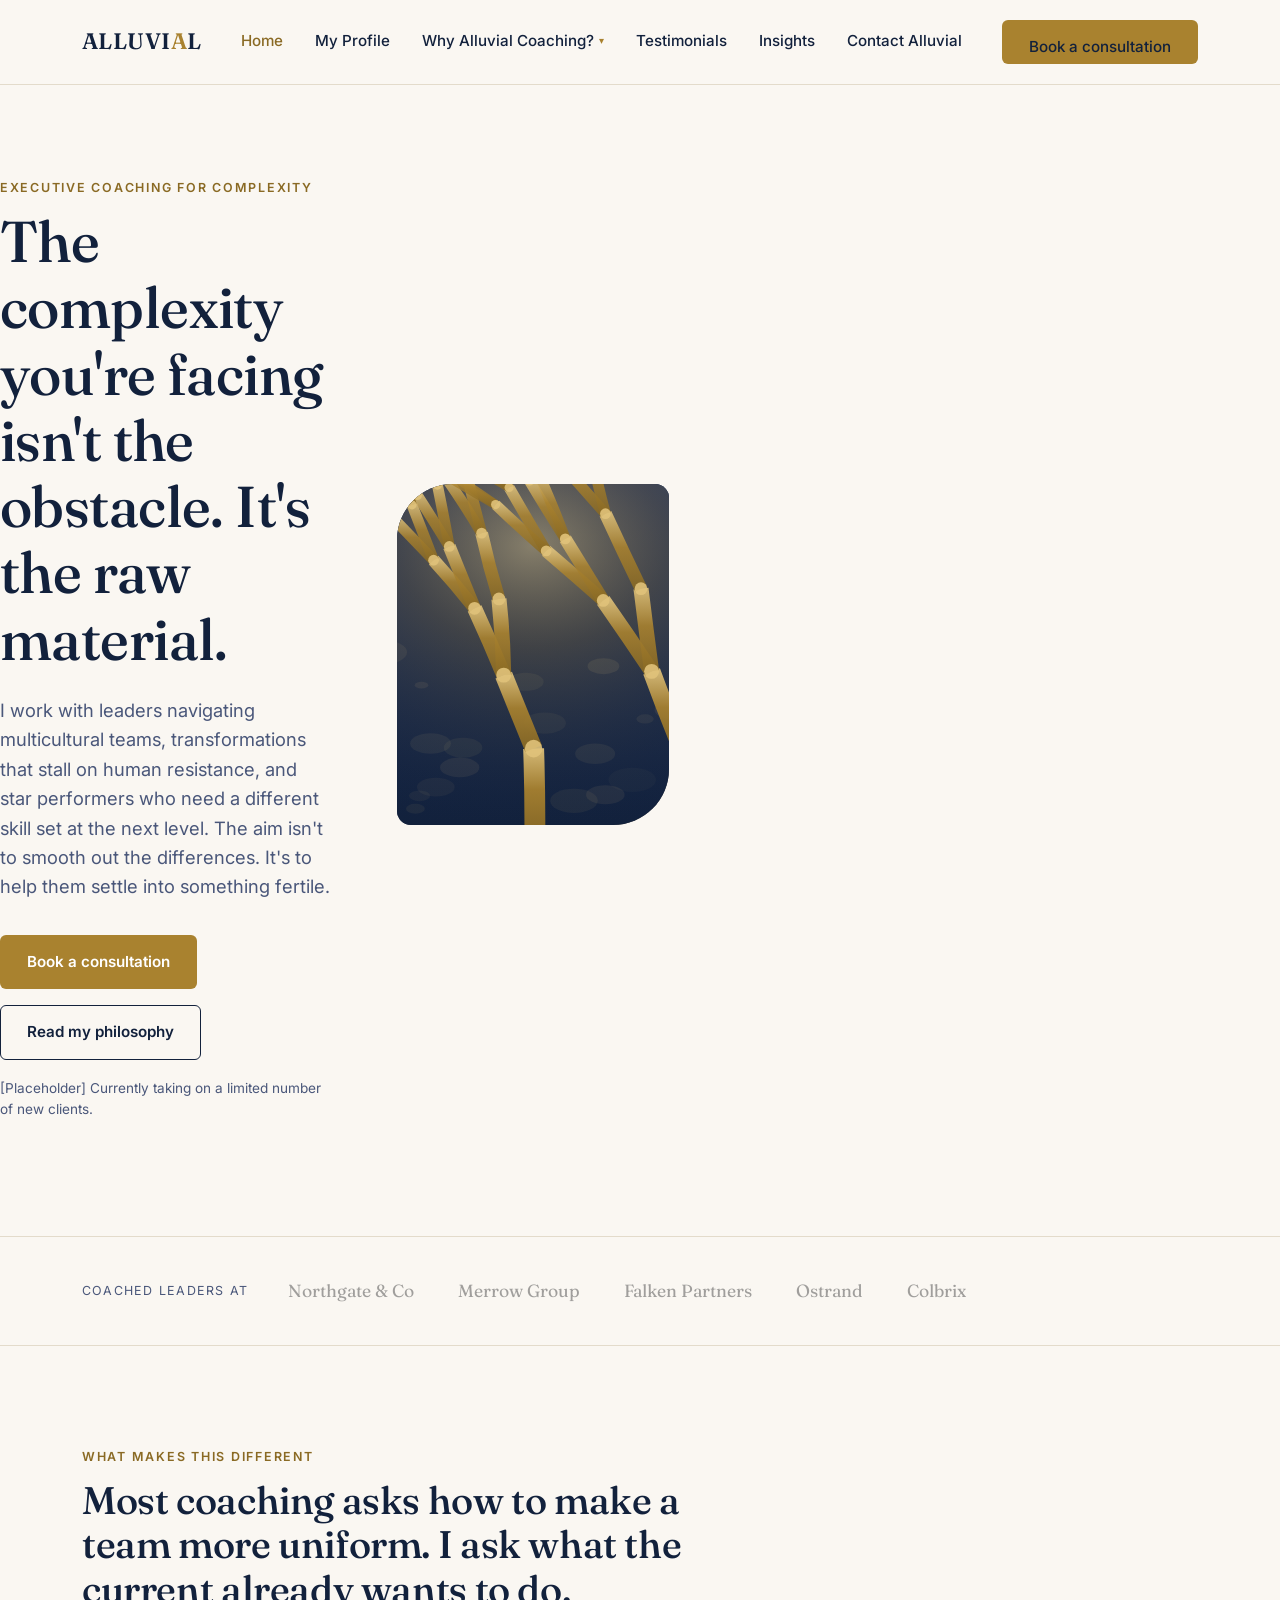
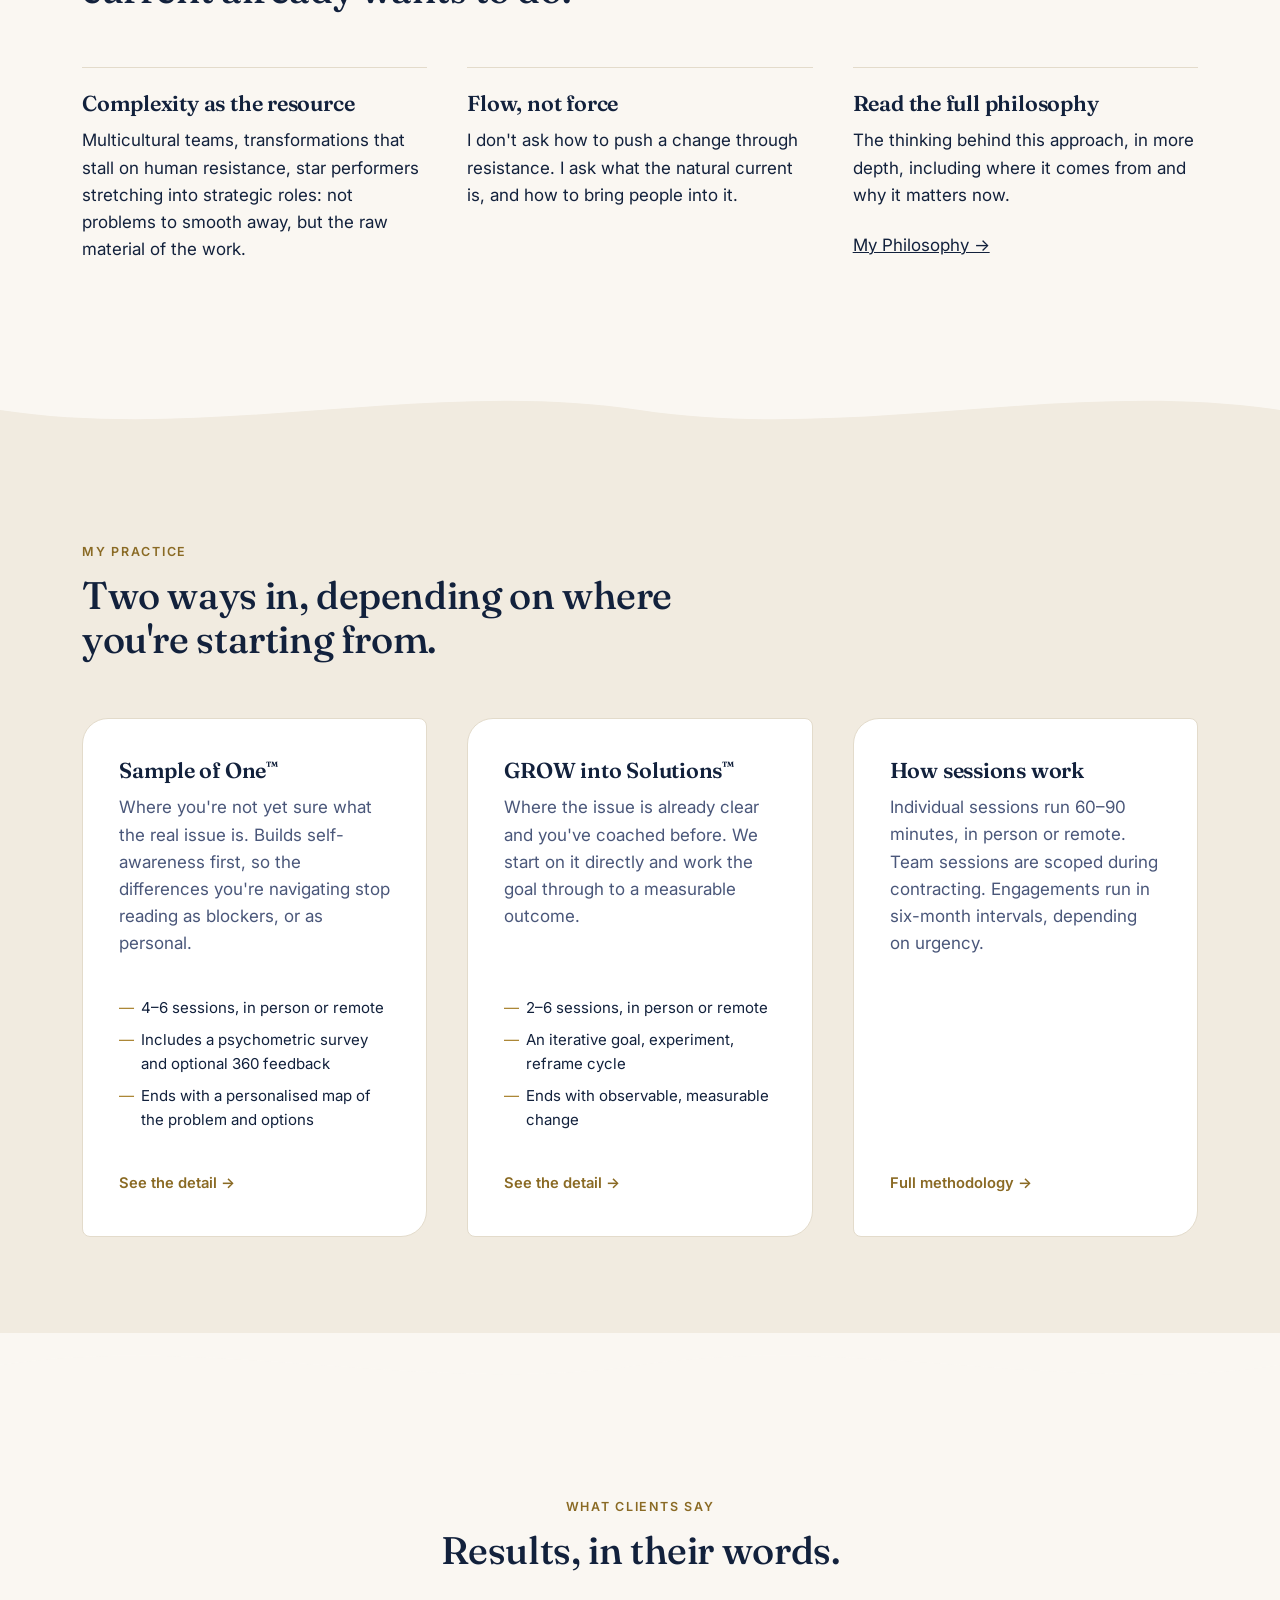
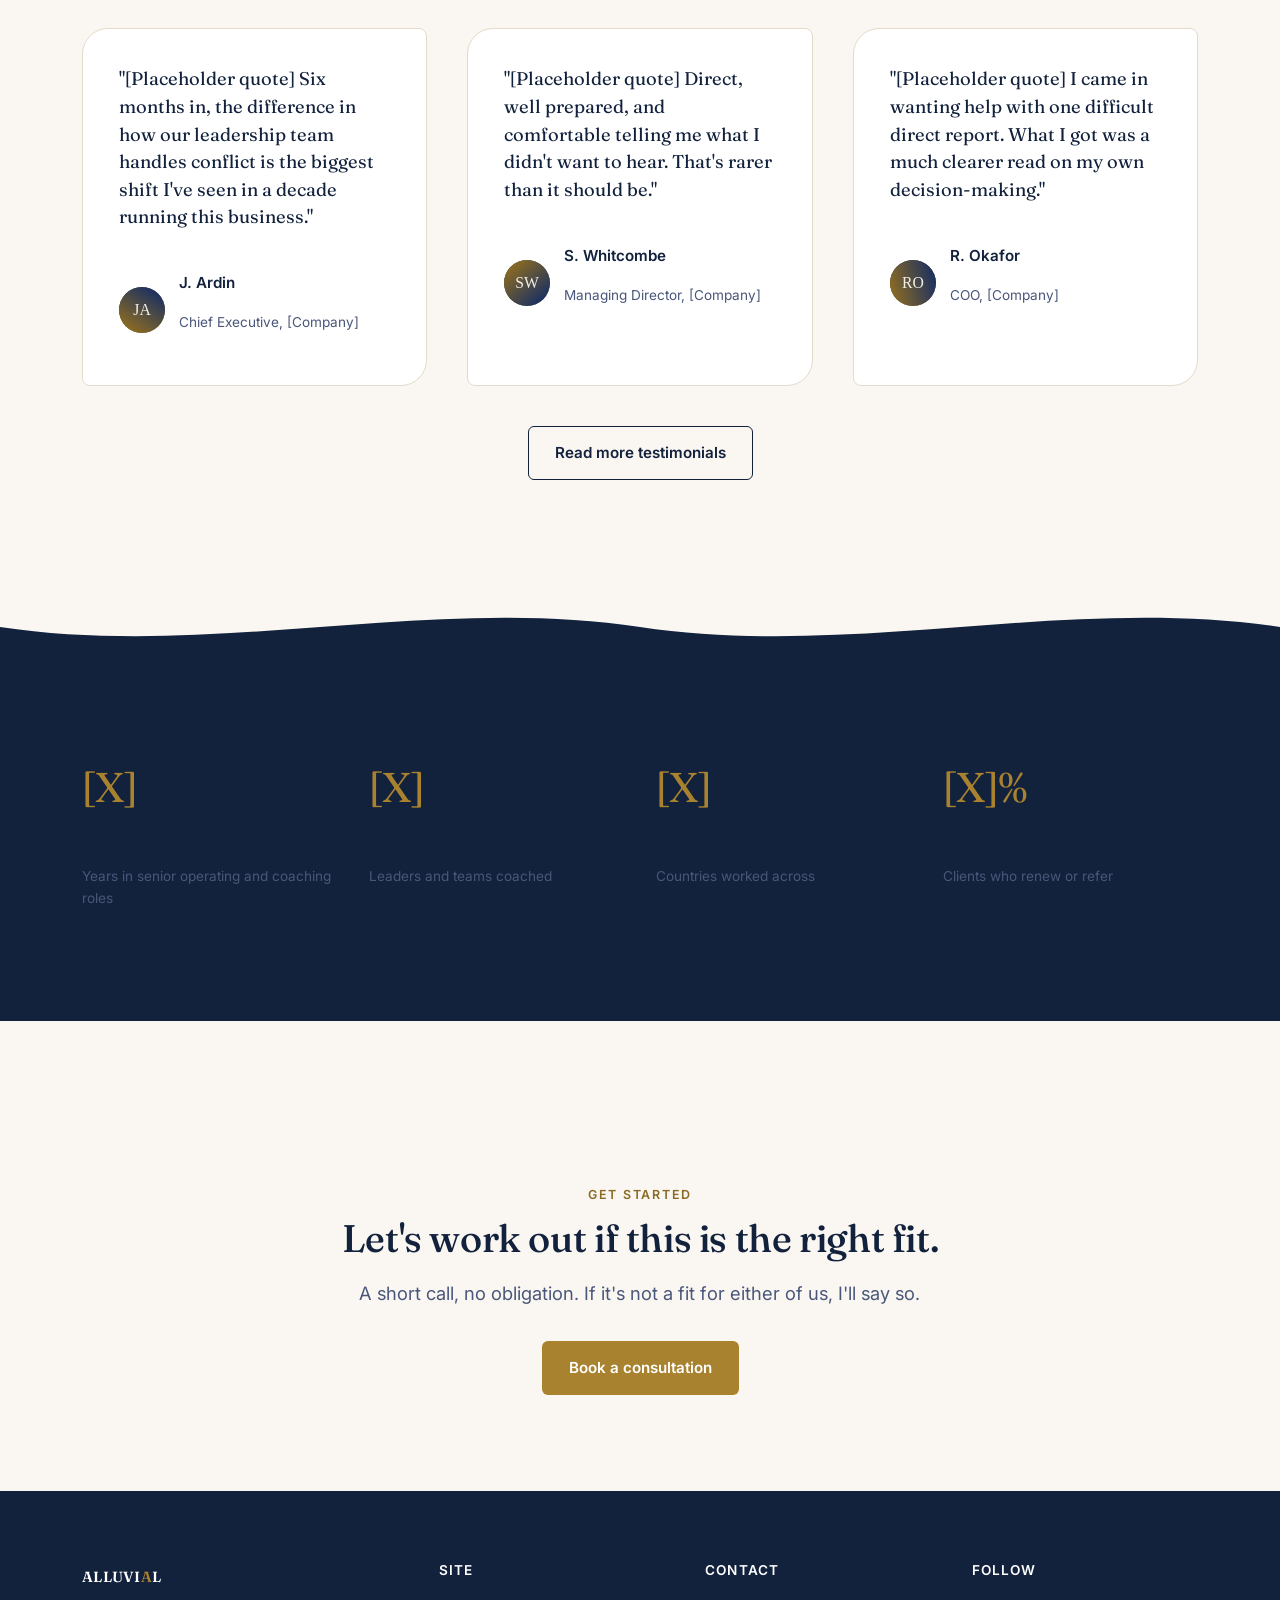
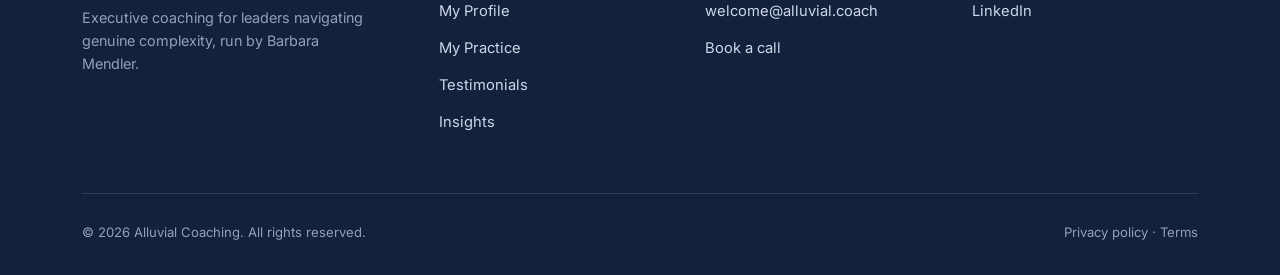
<file: mockups/index.html>
<!doctype html>
<html lang="en">
<head>
<meta charset="UTF-8" />
<meta name="viewport" content="width=device-width, initial-scale=1" />
<title>Alluvial — Executive Coaching for Complexity</title>
<link rel="preconnect" href="https://fonts.googleapis.com" />
<link href="https://fonts.googleapis.com/css2?family=Fraunces:opsz,wght@9..144,500;9..144,600&family=Inter:wght@400;500;600&display=swap" rel="stylesheet" />
<link rel="stylesheet" href="assets/style.css" />
</head>
<body>

<header class="site-header">
  <div class="wrap">
    <a href="index.html" class="logo">ALLUVI<span>A</span>L</a>
    <nav class="main-nav">
      <ul>
        <li><a href="index.html" class="is-active">Home</a></li>
        <li><a href="profile.html">My Profile</a></li>
        <li class="has-dropdown">
          <a href="philosophy.html">Why Alluvial Coaching? <span class="caret">▾</span></a>
          <ul class="dropdown">
            <li><a href="philosophy.html">My Philosophy</a></li>
            <li><a href="practice.html">My Practice</a></li>
          </ul>
        </li>
        <li><a href="testimonials.html">Testimonials</a></li>
        <li><a href="blog.html">Insights</a></li>
        <li><a href="contact.html">Contact Alluvial</a></li>
      </ul>
      <a href="contact.html" class="btn btn-primary">Book a consultation</a>
      <button class="nav-toggle" aria-label="Menu">&#9776;</button>
    </nav>
  </div>
</header>

<section class="hero">
  <div class="wrap hero" style="padding:0;">
    <div>
      <p class="eyebrow">Executive coaching for complexity</p>
      <h1>The complexity you're facing isn't the obstacle. It's the raw material.</h1>
      <p class="lede">I work with leaders navigating multicultural teams, transformations that stall on human resistance, and star performers who need a different skill set at the next level. The aim isn't to smooth out the differences. It's to help them settle into something fertile.</p>
      <div class="hero-actions">
        <a href="contact.html" class="btn btn-primary">Book a consultation</a>
        <a href="philosophy.html" class="btn btn-outline">Read my philosophy</a>
      </div>
      <p class="hero-note">[Placeholder] Currently taking on a limited number of new clients.</p>
    </div>
    <div class="hero-media"><img src="assets/img/hero-delta.svg" alt="Abstract illustration of a branching river delta in navy and brass — placeholder art; swap for the coach's own delta photograph." /></div>
  </div>
</section>

<div class="trust-strip">
  <div class="wrap">
    <span class="label">Coached leaders at</span>
    <div class="logo-row">
      <span class="logo-chip">Northgate&nbsp;&amp;&nbsp;Co</span>
      <span class="logo-chip">Merrow Group</span>
      <span class="logo-chip">Falken Partners</span>
      <span class="logo-chip">Ostrand</span>
      <span class="logo-chip">Colbrix</span>
    </div>
  </div>
  <!-- Placeholder wordmarks. Swap for real client logos, with permission, once available. -->
</div>

<section>
  <div class="wrap">
    <div class="section-head">
      <p class="eyebrow">What makes this different</p>
      <h2>Most coaching asks how to make a team more uniform. I ask what the current already wants to do.</h2>
    </div>
    <div class="grid-3">
      <div class="feature">
        <h3>Complexity as the resource</h3>
        <p>Multicultural teams, transformations that stall on human resistance, star performers stretching into strategic roles: not problems to smooth away, but the raw material of the work.</p>
      </div>
      <div class="feature">
        <h3>Flow, not force</h3>
        <p>I don't ask how to push a change through resistance. I ask what the natural current is, and how to bring people into it.</p>
      </div>
      <div class="feature">
        <h3>Read the full philosophy</h3>
        <p>The thinking behind this approach, in more depth, including where it comes from and why it matters now.</p>
        <a href="philosophy.html" class="cta" style="display:inline-block; margin-top:4px;">My Philosophy →</a>
      </div>
    </div>
  </div>
</section>

<svg class="wave-divider on-paper-to-tint" viewBox="0 0 1440 64" preserveAspectRatio="none" aria-hidden="true"><path d="M0,32 C240,64 480,0 720,32 C960,64 1200,0 1440,32 L1440,64 L0,64 Z"></path></svg>

<section class="on-tint">
  <div class="wrap">
    <div class="section-head">
      <p class="eyebrow">My Practice</p>
      <h2>Two ways in, depending on where you're starting from.</h2>
    </div>
    <div class="grid-3">
      <div class="service-card">
        <h3>Sample of One<sup style="font-size:0.55em;">™</sup></h3>
        <p class="desc">Where you're not yet sure what the real issue is. Builds self-awareness first, so the differences you're navigating stop reading as blockers, or as personal.</p>
        <ul>
          <li>4–6 sessions, in person or remote</li>
          <li>Includes a psychometric survey and optional 360 feedback</li>
          <li>Ends with a personalised map of the problem and options</li>
        </ul>
        <a href="practice.html" class="cta">See the detail →</a>
      </div>
      <div class="service-card">
        <h3>GROW into Solutions<sup style="font-size:0.55em;">™</sup></h3>
        <p class="desc">Where the issue is already clear and you've coached before. We start on it directly and work the goal through to a measurable outcome.</p>
        <ul>
          <li>2–6 sessions, in person or remote</li>
          <li>An iterative goal, experiment, reframe cycle</li>
          <li>Ends with observable, measurable change</li>
        </ul>
        <a href="practice.html" class="cta">See the detail →</a>
      </div>
      <div class="service-card">
        <h3>How sessions work</h3>
        <p class="desc">Individual sessions run 60–90 minutes, in person or remote. Team sessions are scoped during contracting. Engagements run in six-month intervals, depending on urgency.</p>
        <a href="practice.html" class="cta">Full methodology →</a>
      </div>
    </div>
  </div>
</section>

<svg class="wave-divider on-tint-to-paper" viewBox="0 0 1440 64" preserveAspectRatio="none" aria-hidden="true"><path d="M0,32 C240,0 480,64 720,32 C960,0 1200,64 1440,32 L1440,64 L0,64 Z"></path></svg>

<section>
  <div class="wrap">
    <div class="section-head center">
      <p class="eyebrow">What clients say</p>
      <h2>Results, in their words.</h2>
    </div>
    <div class="grid-3">
      <div class="testimonial-card">
        <p class="quote">"[Placeholder quote] Six months in, the difference in how our leadership team handles conflict is the biggest shift I've seen in a decade running this business."</p>
        <div class="testimonial-person">
          <div class="avatar"><img src="assets/img/avatar-ja.svg" alt="" /></div>
          <div>
            <p class="name">J. Ardin</p>
            <p class="role">Chief Executive, [Company]</p>
          </div>
        </div>
      </div>
      <div class="testimonial-card">
        <p class="quote">"[Placeholder quote] Direct, well prepared, and comfortable telling me what I didn't want to hear. That's rarer than it should be."</p>
        <div class="testimonial-person">
          <div class="avatar"><img src="assets/img/avatar-sw.svg" alt="" /></div>
          <div>
            <p class="name">S. Whitcombe</p>
            <p class="role">Managing Director, [Company]</p>
          </div>
        </div>
      </div>
      <div class="testimonial-card">
        <p class="quote">"[Placeholder quote] I came in wanting help with one difficult direct report. What I got was a much clearer read on my own decision-making."</p>
        <div class="testimonial-person">
          <div class="avatar"><img src="assets/img/avatar-ro.svg" alt="" /></div>
          <div>
            <p class="name">R. Okafor</p>
            <p class="role">COO, [Company]</p>
          </div>
        </div>
      </div>
    </div>
    <p class="center" style="margin-top:40px;"><a href="testimonials.html" class="btn btn-outline">Read more testimonials</a></p>
  </div>
</section>

<svg class="wave-divider on-paper-to-ink" viewBox="0 0 1440 64" preserveAspectRatio="none" aria-hidden="true"><path d="M0,32 C240,64 480,0 720,32 C960,64 1200,0 1440,32 L1440,64 L0,64 Z"></path></svg>

<section class="on-ink">
  <div class="wrap">
    <div class="stats">
      <div class="stat"><p class="figure">[X]</p><p class="label">Years in senior operating and coaching roles</p></div>
      <div class="stat"><p class="figure">[X]</p><p class="label">Leaders and teams coached</p></div>
      <div class="stat"><p class="figure">[X]</p><p class="label">Countries worked across</p></div>
      <div class="stat"><p class="figure">[X]%</p><p class="label">Clients who renew or refer</p></div>
    </div>
    <!-- Placeholder figures — replace with real, sourced numbers before publishing. -->
  </div>
</section>

<svg class="wave-divider on-ink-to-paper" viewBox="0 0 1440 64" preserveAspectRatio="none" aria-hidden="true"><path d="M0,32 C240,0 480,64 720,32 C960,0 1200,64 1440,32 L1440,64 L0,64 Z"></path></svg>

<section class="cta-band">
  <div class="wrap">
    <p class="eyebrow">Get started</p>
    <h2>Let's work out if this is the right fit.</h2>
    <p class="lede center" style="margin:0 auto 32px;">A short call, no obligation. If it's not a fit for either of us, I'll say so.</p>
    <a href="contact.html" class="btn btn-primary">Book a consultation</a>
  </div>
</section>

<footer class="site-footer">
  <div class="wrap">
    <div class="footer-grid">
      <div>
        <a href="index.html" class="logo" style="color:#fff;">ALLUVI<span>A</span>L</a>
        <p style="margin-top:16px; color:#93a0bd; font-size:0.9rem; max-width:32ch;">Executive coaching for leaders navigating genuine complexity, run by Barbara Mendler.</p>
      </div>
      <div>
        <h4>Site</h4>
        <ul>
          <li><a href="profile.html">My Profile</a></li>
          <li><a href="practice.html">My Practice</a></li>
          <li><a href="testimonials.html">Testimonials</a></li>
          <li><a href="blog.html">Insights</a></li>
        </ul>
      </div>
      <div>
        <h4>Contact</h4>
        <ul>
          <li><a href="mailto:welcome@alluvial.coach">welcome@alluvial.coach</a></li>
          <li><a href="contact.html">Book a call</a></li>
        </ul>
      </div>
      <div>
        <h4>Follow</h4>
        <ul>
          <li><a href="#">LinkedIn</a></li>
        </ul>
      </div>
    </div>
    <div class="footer-bottom">
      <span>© 2026 Alluvial Coaching. All rights reserved.</span>
      <span>Privacy policy · Terms</span>
    </div>
  </div>
</footer>

<script src="assets/main.js"></script>
</body>
</html>
</file>
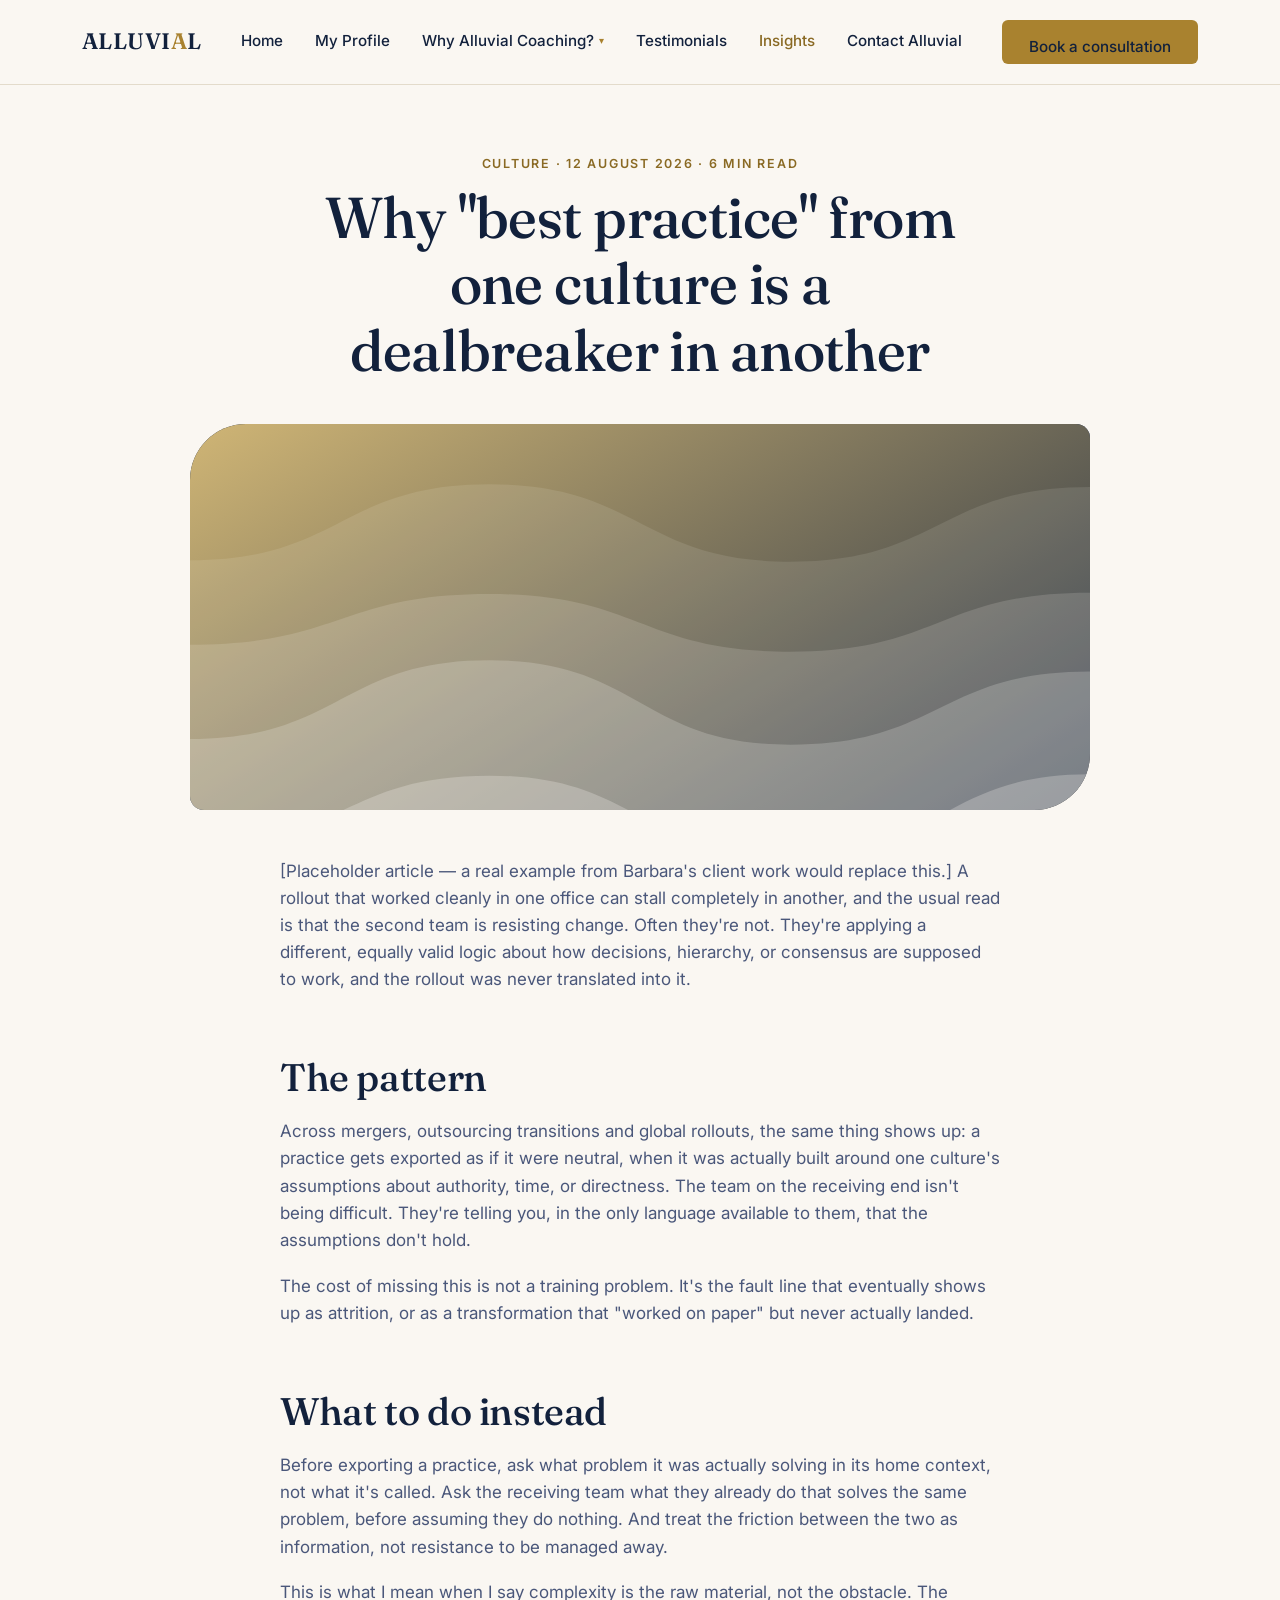
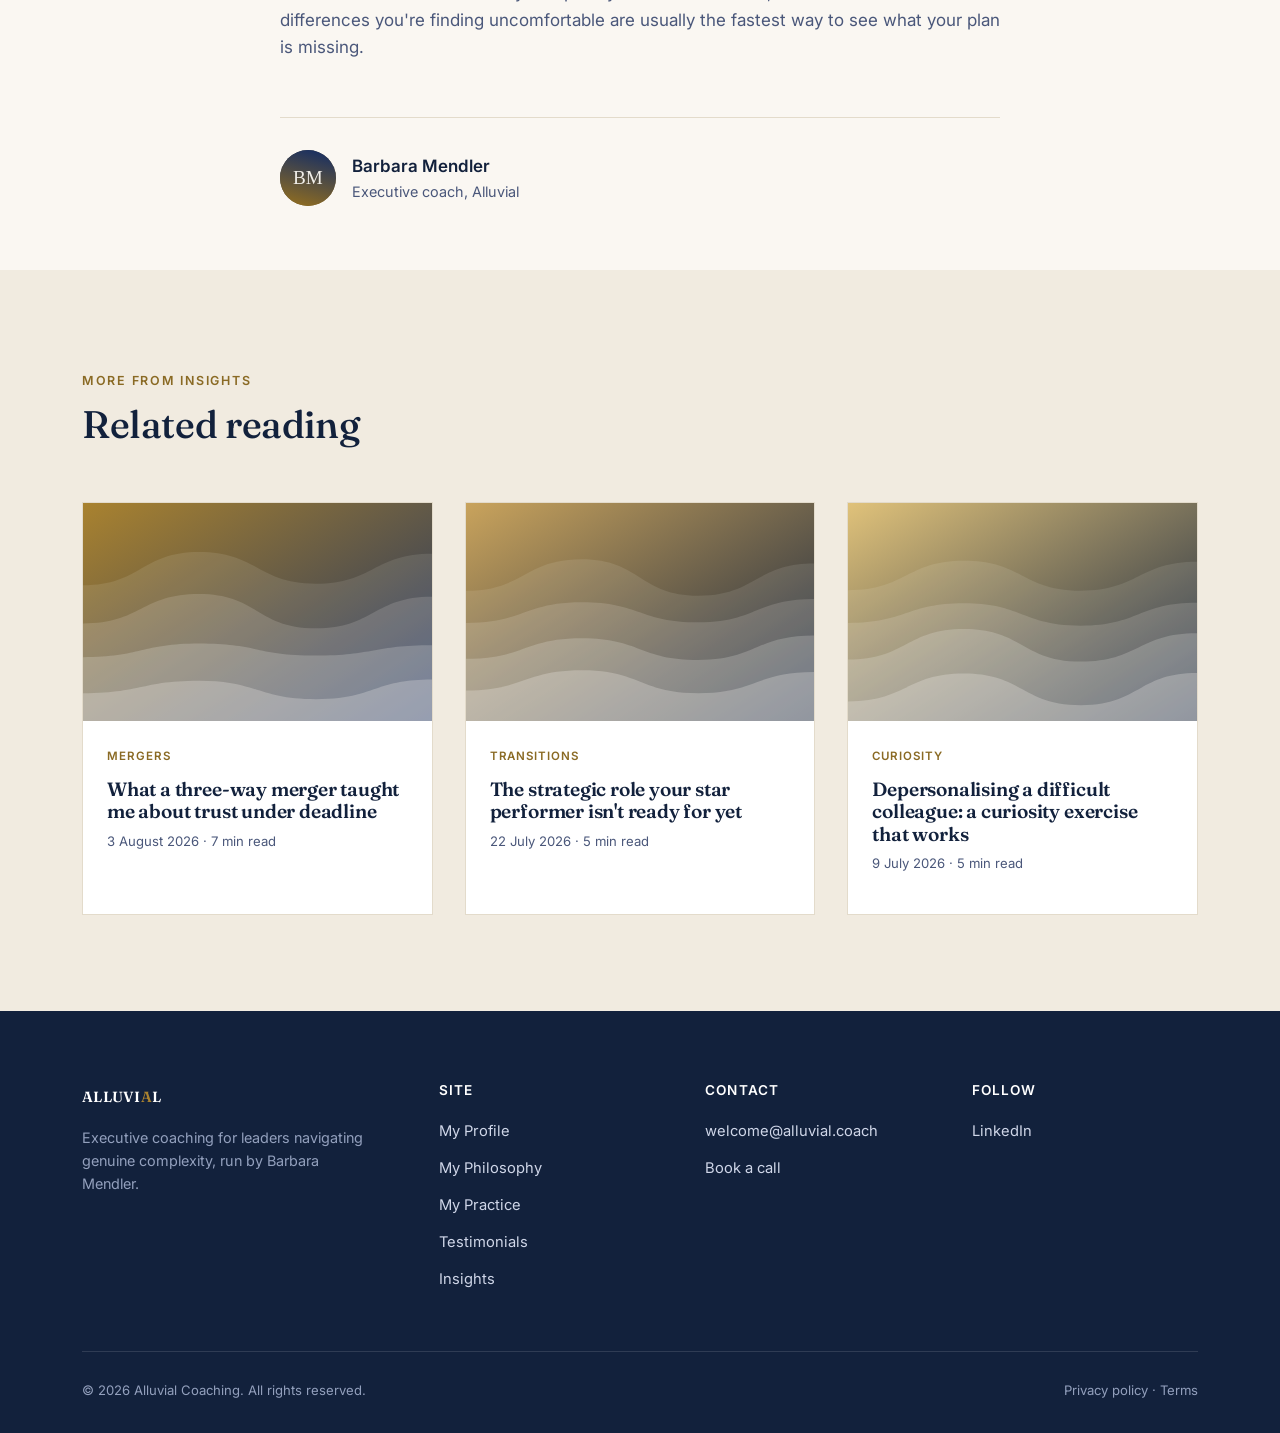
<file: mockups/blog-single.html>
<!doctype html>
<html lang="en">
<head>
<meta charset="UTF-8" />
<meta name="viewport" content="width=device-width, initial-scale=1" />
<title>Why "Best Practice" From One Culture Is a Dealbreaker in Another — Alluvial</title>
<link rel="preconnect" href="https://fonts.googleapis.com" />
<link href="https://fonts.googleapis.com/css2?family=Fraunces:opsz,wght@9..144,500;9..144,600&family=Inter:wght@400;500;600&display=swap" rel="stylesheet" />
<link rel="stylesheet" href="assets/style.css" />
</head>
<body>

<header class="site-header">
  <div class="wrap">
    <a href="index.html" class="logo">ALLUVI<span>A</span>L</a>
    <nav class="main-nav">
      <ul>
        <li><a href="index.html">Home</a></li>
        <li><a href="profile.html">My Profile</a></li>
        <li class="has-dropdown">
          <a href="philosophy.html">Why Alluvial Coaching? <span class="caret">▾</span></a>
          <ul class="dropdown">
            <li><a href="philosophy.html">My Philosophy</a></li>
            <li><a href="practice.html">My Practice</a></li>
          </ul>
        </li>
        <li><a href="testimonials.html">Testimonials</a></li>
        <li><a href="blog.html" class="is-active">Insights</a></li>
        <li><a href="contact.html">Contact Alluvial</a></li>
      </ul>
      <a href="contact.html" class="btn btn-primary">Book a consultation</a>
      <button class="nav-toggle" aria-label="Menu">&#9776;</button>
    </nav>
  </div>
</header>

<section class="tight">
  <div class="wrap article-head">
    <p class="eyebrow">Culture · 12 August 2026 · 6 min read</p>
    <h1>Why "best practice" from one culture is a dealbreaker in another</h1>
  </div>
  <div class="wrap">
    <div class="hero-media" style="aspect-ratio:21/9; max-width:900px; margin:0 auto 48px;"><img src="assets/img/thumb-a.svg" alt="" /></div>
    <div class="article-body">
      <p>[Placeholder article — a real example from Barbara's client work would replace this.] A rollout that worked cleanly in one office can stall completely in another, and the usual read is that the second team is resisting change. Often they're not. They're applying a different, equally valid logic about how decisions, hierarchy, or consensus are supposed to work, and the rollout was never translated into it.</p>
      <h2>The pattern</h2>
      <p>Across mergers, outsourcing transitions and global rollouts, the same thing shows up: a practice gets exported as if it were neutral, when it was actually built around one culture's assumptions about authority, time, or directness. The team on the receiving end isn't being difficult. They're telling you, in the only language available to them, that the assumptions don't hold.</p>
      <p>The cost of missing this is not a training problem. It's the fault line that eventually shows up as attrition, or as a transformation that "worked on paper" but never actually landed.</p>
      <h2>What to do instead</h2>
      <p>Before exporting a practice, ask what problem it was actually solving in its home context, not what it's called. Ask the receiving team what they already do that solves the same problem, before assuming they do nothing. And treat the friction between the two as information, not resistance to be managed away.</p>
      <p>This is what I mean when I say complexity is the raw material, not the obstacle. The differences you're finding uncomfortable are usually the fastest way to see what your plan is missing.</p>
    </div>
    <div class="author-box">
      <div class="avatar" style="width:56px; height:56px;"><img src="assets/img/avatar-bm.svg" alt="" /></div>
      <div>
        <p class="name" style="font-weight:600; margin:0;">Barbara Mendler</p>
        <p class="role" style="color:var(--ink-tint); margin:0; font-size:0.9rem;">Executive coach, Alluvial</p>
      </div>
    </div>
  </div>
</section>

<section class="on-tint">
  <div class="wrap">
    <div class="section-head">
      <p class="eyebrow">More from Insights</p>
      <h2>Related reading</h2>
    </div>
    <div class="post-grid">
      <a href="blog-single.html" class="post-card">
        <div class="thumb"><img src="assets/img/thumb-b.svg" alt="" /></div>
        <div class="body">
          <p class="tag">Mergers</p>
          <h3>What a three-way merger taught me about trust under deadline</h3>
          <p class="meta">3 August 2026 · 7 min read</p>
        </div>
      </a>
      <a href="blog-single.html" class="post-card">
        <div class="thumb"><img src="assets/img/thumb-c.svg" alt="" /></div>
        <div class="body">
          <p class="tag">Transitions</p>
          <h3>The strategic role your star performer isn't ready for yet</h3>
          <p class="meta">22 July 2026 · 5 min read</p>
        </div>
      </a>
      <a href="blog-single.html" class="post-card">
        <div class="thumb"><img src="assets/img/thumb-a.svg" alt="" /></div>
        <div class="body">
          <p class="tag">Curiosity</p>
          <h3>Depersonalising a difficult colleague: a curiosity exercise that works</h3>
          <p class="meta">9 July 2026 · 5 min read</p>
        </div>
      </a>
    </div>
  </div>
</section>

<footer class="site-footer">
  <div class="wrap">
    <div class="footer-grid">
      <div>
        <a href="index.html" class="logo" style="color:#fff;">ALLUVI<span>A</span>L</a>
        <p style="margin-top:16px; color:#93a0bd; font-size:0.9rem; max-width:32ch;">Executive coaching for leaders navigating genuine complexity, run by Barbara Mendler.</p>
      </div>
      <div>
        <h4>Site</h4>
        <ul>
          <li><a href="profile.html">My Profile</a></li>
          <li><a href="philosophy.html">My Philosophy</a></li>
          <li><a href="practice.html">My Practice</a></li>
          <li><a href="testimonials.html">Testimonials</a></li>
          <li><a href="blog.html">Insights</a></li>
        </ul>
      </div>
      <div>
        <h4>Contact</h4>
        <ul>
          <li><a href="mailto:welcome@alluvial.coach">welcome@alluvial.coach</a></li>
          <li><a href="contact.html">Book a call</a></li>
        </ul>
      </div>
      <div>
        <h4>Follow</h4>
        <ul><li><a href="#">LinkedIn</a></li></ul>
      </div>
    </div>
    <div class="footer-bottom">
      <span>© 2026 Alluvial Coaching. All rights reserved.</span>
      <span>Privacy policy · Terms</span>
    </div>
  </div>
</footer>

<script src="assets/main.js"></script>
</body>
</html>
</file>
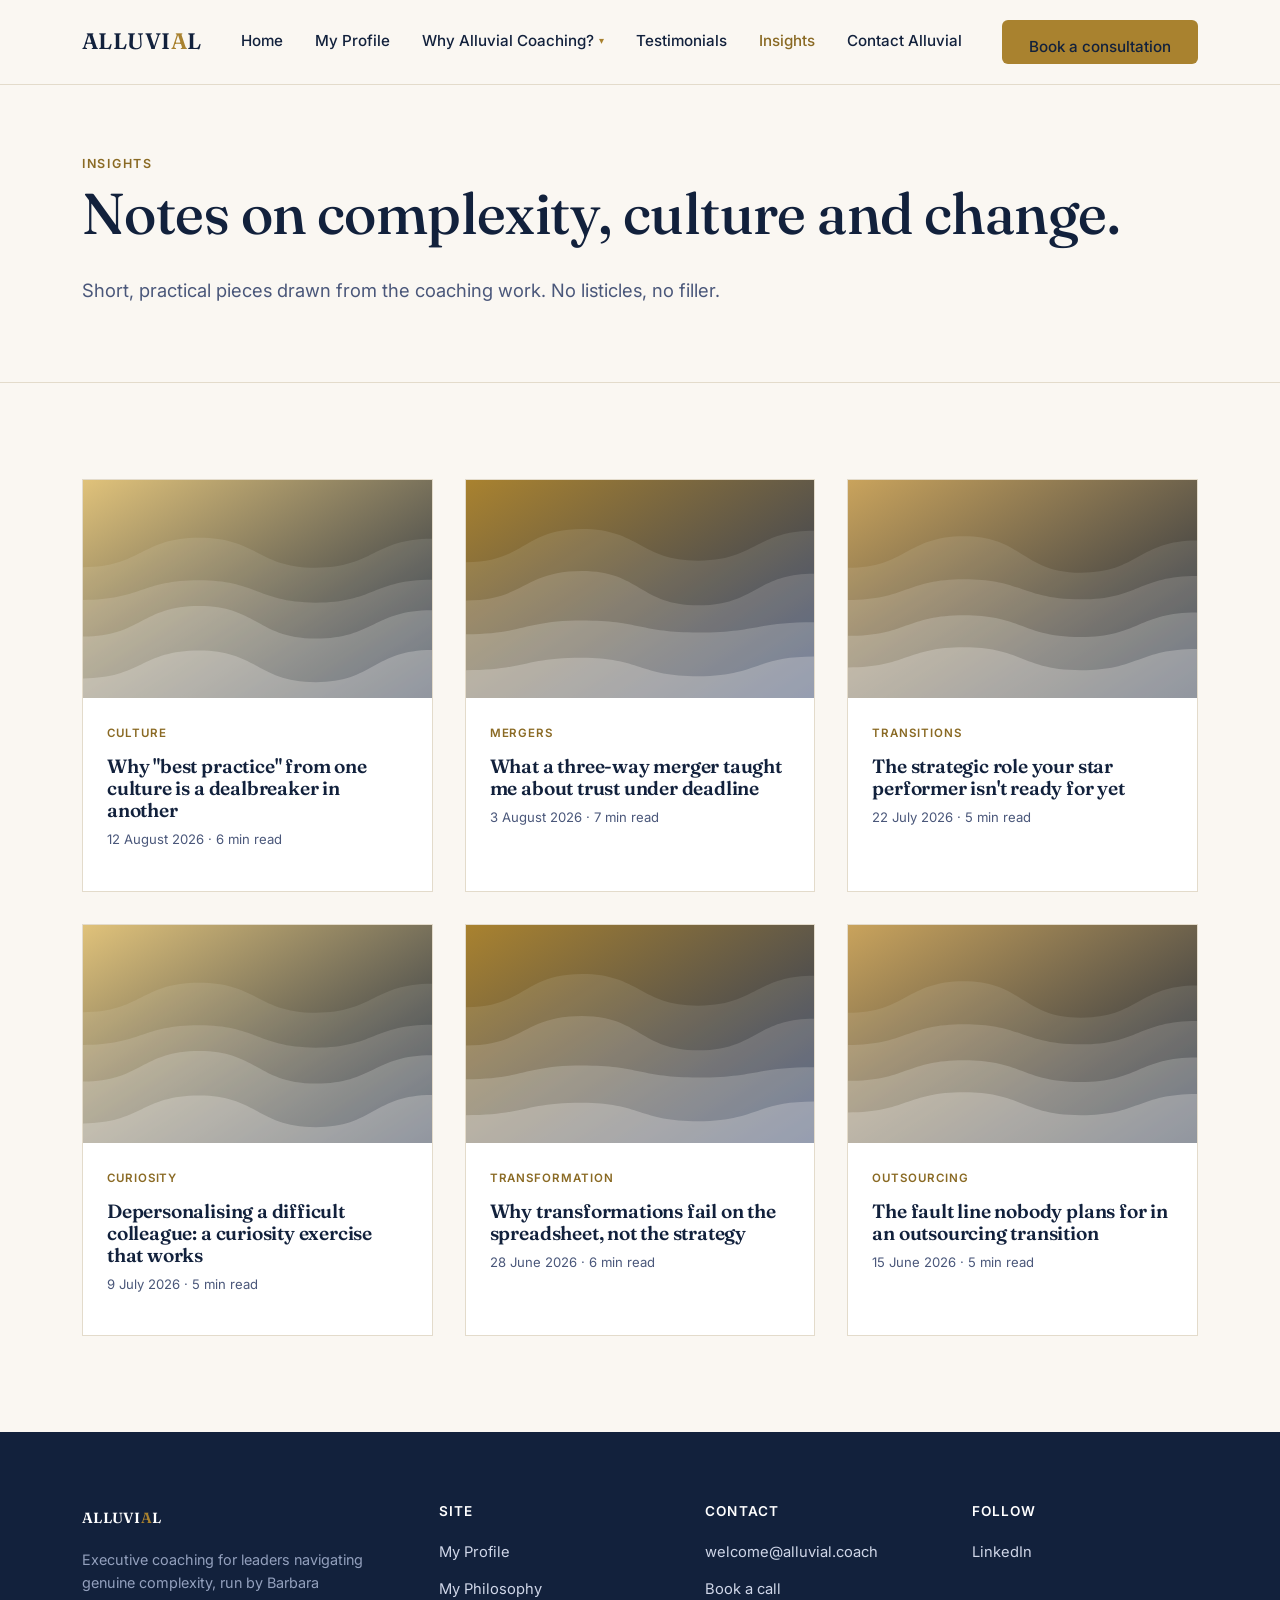
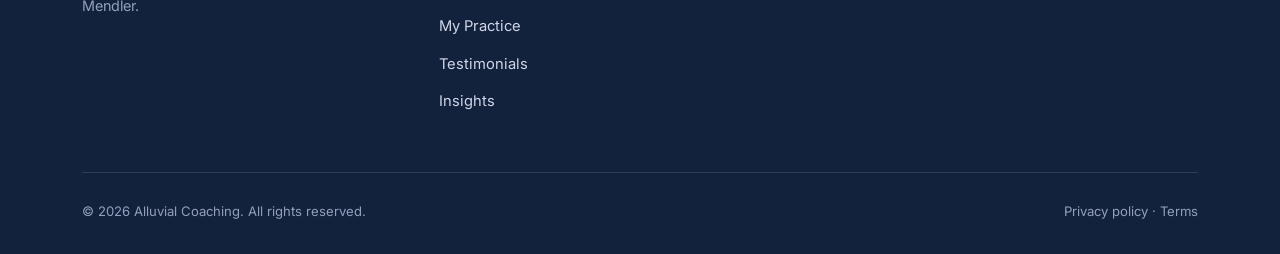
<file: mockups/blog.html>
<!doctype html>
<html lang="en">
<head>
<meta charset="UTF-8" />
<meta name="viewport" content="width=device-width, initial-scale=1" />
<title>Insights — Alluvial</title>
<link rel="preconnect" href="https://fonts.googleapis.com" />
<link href="https://fonts.googleapis.com/css2?family=Fraunces:opsz,wght@9..144,500;9..144,600&family=Inter:wght@400;500;600&display=swap" rel="stylesheet" />
<link rel="stylesheet" href="assets/style.css" />
</head>
<body>

<header class="site-header">
  <div class="wrap">
    <a href="index.html" class="logo">ALLUVI<span>A</span>L</a>
    <nav class="main-nav">
      <ul>
        <li><a href="index.html">Home</a></li>
        <li><a href="profile.html">My Profile</a></li>
        <li class="has-dropdown">
          <a href="philosophy.html">Why Alluvial Coaching? <span class="caret">▾</span></a>
          <ul class="dropdown">
            <li><a href="philosophy.html">My Philosophy</a></li>
            <li><a href="practice.html">My Practice</a></li>
          </ul>
        </li>
        <li><a href="testimonials.html">Testimonials</a></li>
        <li><a href="blog.html" class="is-active">Insights</a></li>
        <li><a href="contact.html">Contact Alluvial</a></li>
      </ul>
      <a href="contact.html" class="btn btn-primary">Book a consultation</a>
      <button class="nav-toggle" aria-label="Menu">&#9776;</button>
    </nav>
  </div>
</header>

<div class="page-header">
  <div class="wrap">
    <p class="eyebrow">Insights</p>
    <h1>Notes on complexity, culture and change.</h1>
    <p class="lede">Short, practical pieces drawn from the coaching work. No listicles, no filler.</p>
  </div>
</div>

<section>
  <div class="wrap">
    <div class="post-grid">
      <a href="blog-single.html" class="post-card">
        <div class="thumb"><img src="assets/img/thumb-a.svg" alt="" /></div>
        <div class="body">
          <p class="tag">Culture</p>
          <h3>Why "best practice" from one culture is a dealbreaker in another</h3>
          <p class="meta">12 August 2026 · 6 min read</p>
        </div>
      </a>
      <a href="blog-single.html" class="post-card">
        <div class="thumb"><img src="assets/img/thumb-b.svg" alt="" /></div>
        <div class="body">
          <p class="tag">Mergers</p>
          <h3>What a three-way merger taught me about trust under deadline</h3>
          <p class="meta">3 August 2026 · 7 min read</p>
        </div>
      </a>
      <a href="blog-single.html" class="post-card">
        <div class="thumb"><img src="assets/img/thumb-c.svg" alt="" /></div>
        <div class="body">
          <p class="tag">Transitions</p>
          <h3>The strategic role your star performer isn't ready for yet</h3>
          <p class="meta">22 July 2026 · 5 min read</p>
        </div>
      </a>
      <a href="blog-single.html" class="post-card">
        <div class="thumb"><img src="assets/img/thumb-a.svg" alt="" /></div>
        <div class="body">
          <p class="tag">Curiosity</p>
          <h3>Depersonalising a difficult colleague: a curiosity exercise that works</h3>
          <p class="meta">9 July 2026 · 5 min read</p>
        </div>
      </a>
      <a href="blog-single.html" class="post-card">
        <div class="thumb"><img src="assets/img/thumb-b.svg" alt="" /></div>
        <div class="body">
          <p class="tag">Transformation</p>
          <h3>Why transformations fail on the spreadsheet, not the strategy</h3>
          <p class="meta">28 June 2026 · 6 min read</p>
        </div>
      </a>
      <a href="blog-single.html" class="post-card">
        <div class="thumb"><img src="assets/img/thumb-c.svg" alt="" /></div>
        <div class="body">
          <p class="tag">Outsourcing</p>
          <h3>The fault line nobody plans for in an outsourcing transition</h3>
          <p class="meta">15 June 2026 · 5 min read</p>
        </div>
      </a>
    </div>
  </div>
</section>

<footer class="site-footer">
  <div class="wrap">
    <div class="footer-grid">
      <div>
        <a href="index.html" class="logo" style="color:#fff;">ALLUVI<span>A</span>L</a>
        <p style="margin-top:16px; color:#93a0bd; font-size:0.9rem; max-width:32ch;">Executive coaching for leaders navigating genuine complexity, run by Barbara Mendler.</p>
      </div>
      <div>
        <h4>Site</h4>
        <ul>
          <li><a href="profile.html">My Profile</a></li>
          <li><a href="philosophy.html">My Philosophy</a></li>
          <li><a href="practice.html">My Practice</a></li>
          <li><a href="testimonials.html">Testimonials</a></li>
          <li><a href="blog.html">Insights</a></li>
        </ul>
      </div>
      <div>
        <h4>Contact</h4>
        <ul>
          <li><a href="mailto:welcome@alluvial.coach">welcome@alluvial.coach</a></li>
          <li><a href="contact.html">Book a call</a></li>
        </ul>
      </div>
      <div>
        <h4>Follow</h4>
        <ul><li><a href="#">LinkedIn</a></li></ul>
      </div>
    </div>
    <div class="footer-bottom">
      <span>© 2026 Alluvial Coaching. All rights reserved.</span>
      <span>Privacy policy · Terms</span>
    </div>
  </div>
</footer>

<script src="assets/main.js"></script>
</body>
</html>
</file>
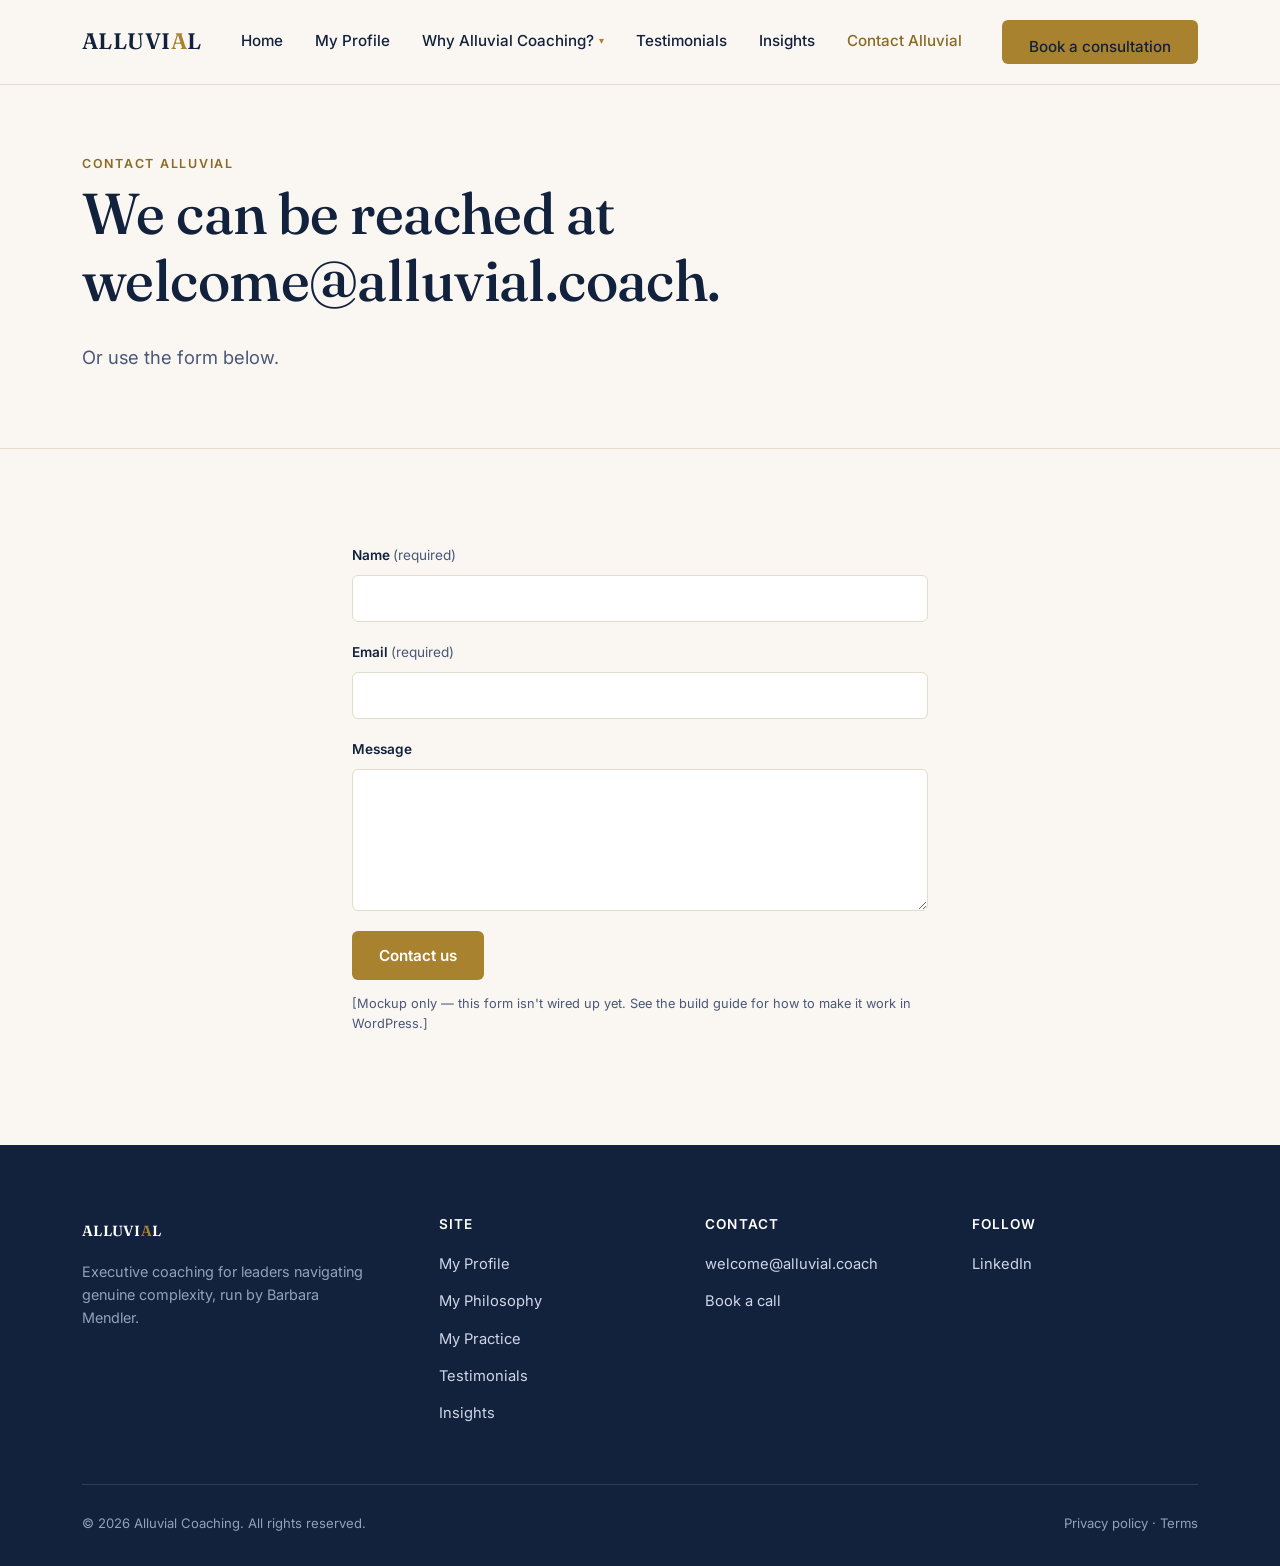
<file: mockups/contact.html>
<!doctype html>
<html lang="en">
<head>
<meta charset="UTF-8" />
<meta name="viewport" content="width=device-width, initial-scale=1" />
<title>Contact Alluvial</title>
<link rel="preconnect" href="https://fonts.googleapis.com" />
<link href="https://fonts.googleapis.com/css2?family=Fraunces:opsz,wght@9..144,500;9..144,600&family=Inter:wght@400;500;600&display=swap" rel="stylesheet" />
<link rel="stylesheet" href="assets/style.css" />
</head>
<body>

<header class="site-header">
  <div class="wrap">
    <a href="index.html" class="logo">ALLUVI<span>A</span>L</a>
    <nav class="main-nav">
      <ul>
        <li><a href="index.html">Home</a></li>
        <li><a href="profile.html">My Profile</a></li>
        <li class="has-dropdown">
          <a href="philosophy.html">Why Alluvial Coaching? <span class="caret">▾</span></a>
          <ul class="dropdown">
            <li><a href="philosophy.html">My Philosophy</a></li>
            <li><a href="practice.html">My Practice</a></li>
          </ul>
        </li>
        <li><a href="testimonials.html">Testimonials</a></li>
        <li><a href="blog.html">Insights</a></li>
        <li><a href="contact.html" class="is-active">Contact Alluvial</a></li>
      </ul>
      <a href="contact.html" class="btn btn-primary">Book a consultation</a>
      <button class="nav-toggle" aria-label="Menu">&#9776;</button>
    </nav>
  </div>
</header>

<div class="page-header">
  <div class="wrap">
    <p class="eyebrow">Contact Alluvial</p>
    <h1>We can be reached at welcome@alluvial.coach.</h1>
    <p class="lede">Or use the form below.</p>
  </div>
</div>

<section>
  <div class="wrap" style="max-width:640px;">
    <form>
      <div class="field"><label for="name">Name <span style="font-weight:400; color:var(--ink-tint);">(required)</span></label><input id="name" name="name" type="text" required /></div>
      <div class="field"><label for="email">Email <span style="font-weight:400; color:var(--ink-tint);">(required)</span></label><input id="email" name="email" type="email" required /></div>
      <div class="field"><label for="message">Message</label><textarea id="message" name="message" rows="6"></textarea></div>
      <button type="submit" class="btn btn-primary">Contact us</button>
      <p style="font-size:0.8rem; color:var(--ink-tint); margin-top:14px;">[Mockup only — this form isn't wired up yet. See the build guide for how to make it work in WordPress.]</p>
    </form>
  </div>
</section>

<footer class="site-footer">
  <div class="wrap">
    <div class="footer-grid">
      <div>
        <a href="index.html" class="logo" style="color:#fff;">ALLUVI<span>A</span>L</a>
        <p style="margin-top:16px; color:#93a0bd; font-size:0.9rem; max-width:32ch;">Executive coaching for leaders navigating genuine complexity, run by Barbara Mendler.</p>
      </div>
      <div>
        <h4>Site</h4>
        <ul>
          <li><a href="profile.html">My Profile</a></li>
          <li><a href="philosophy.html">My Philosophy</a></li>
          <li><a href="practice.html">My Practice</a></li>
          <li><a href="testimonials.html">Testimonials</a></li>
          <li><a href="blog.html">Insights</a></li>
        </ul>
      </div>
      <div>
        <h4>Contact</h4>
        <ul>
          <li><a href="mailto:welcome@alluvial.coach">welcome@alluvial.coach</a></li>
          <li><a href="contact.html">Book a call</a></li>
        </ul>
      </div>
      <div>
        <h4>Follow</h4>
        <ul><li><a href="#">LinkedIn</a></li></ul>
      </div>
    </div>
    <div class="footer-bottom">
      <span>© 2026 Alluvial Coaching. All rights reserved.</span>
      <span>Privacy policy · Terms</span>
    </div>
  </div>
</footer>

<script src="assets/main.js"></script>
</body>
</html>
</file>
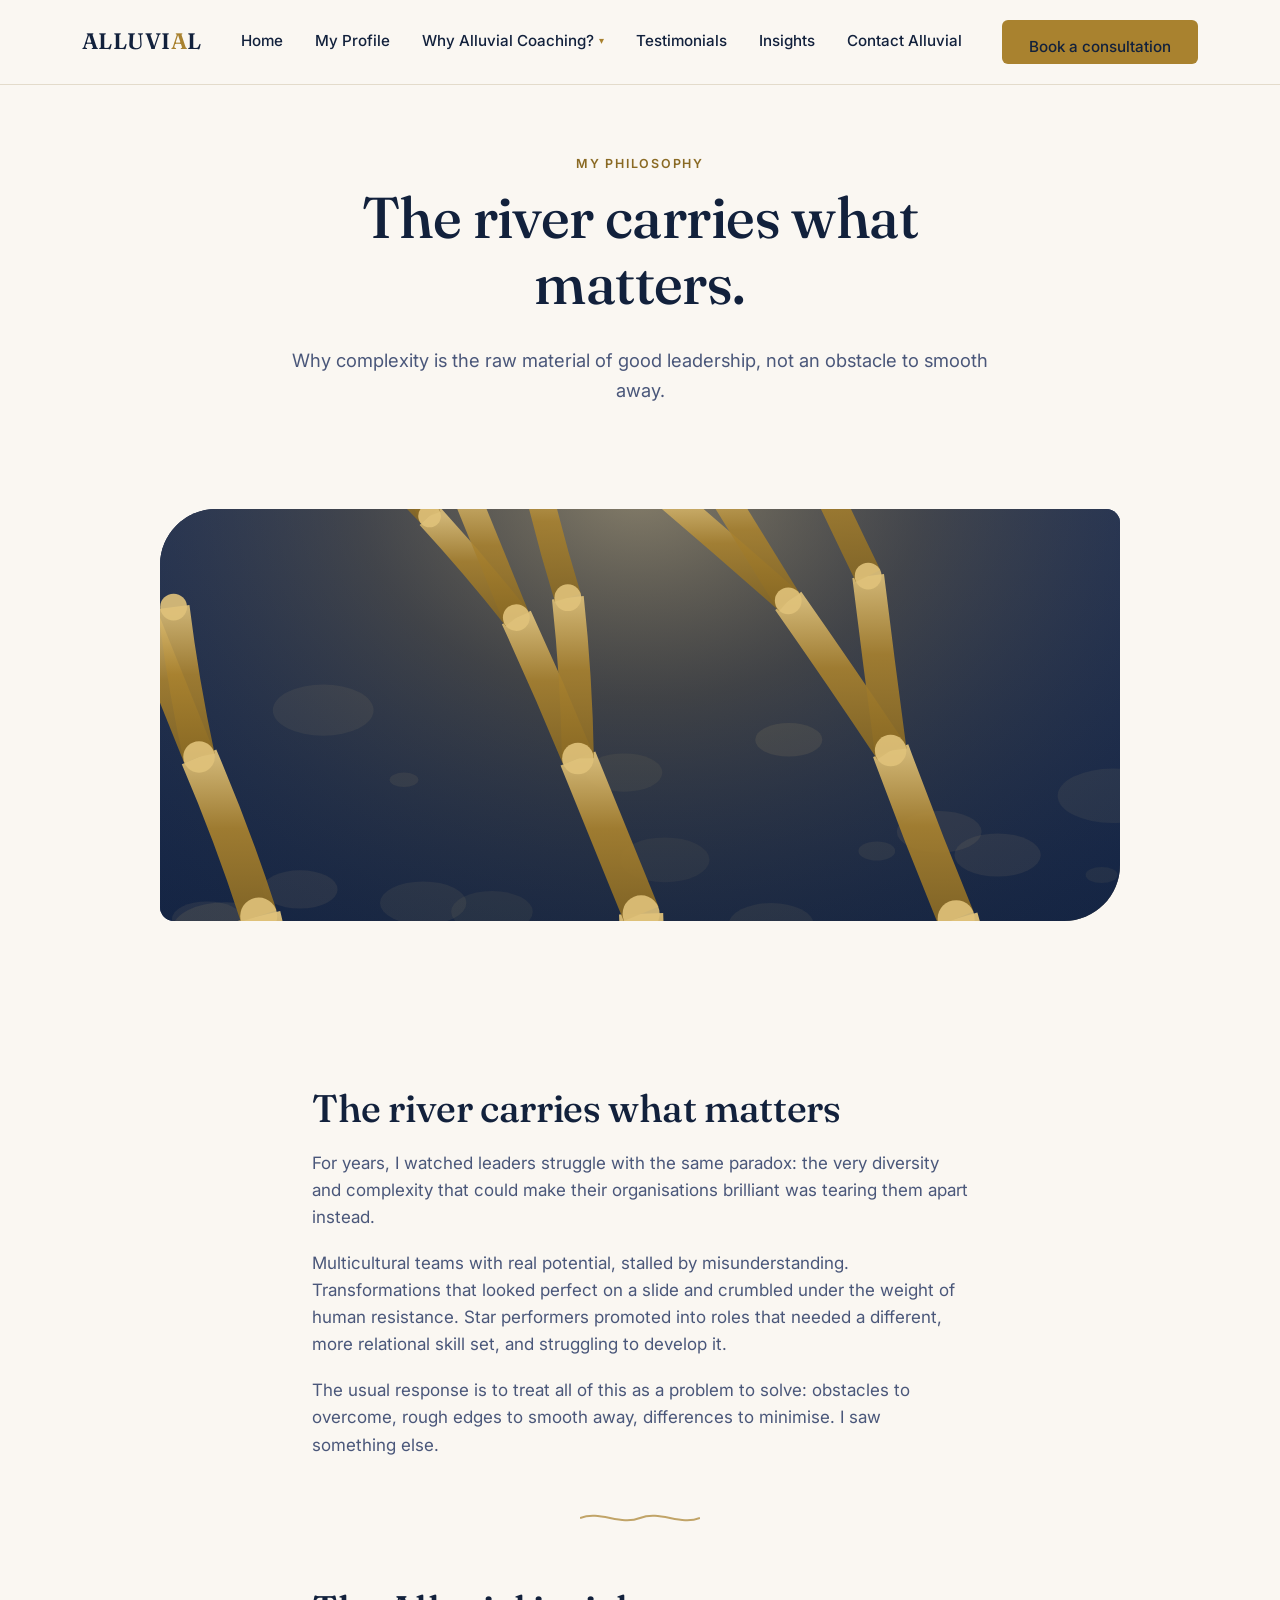
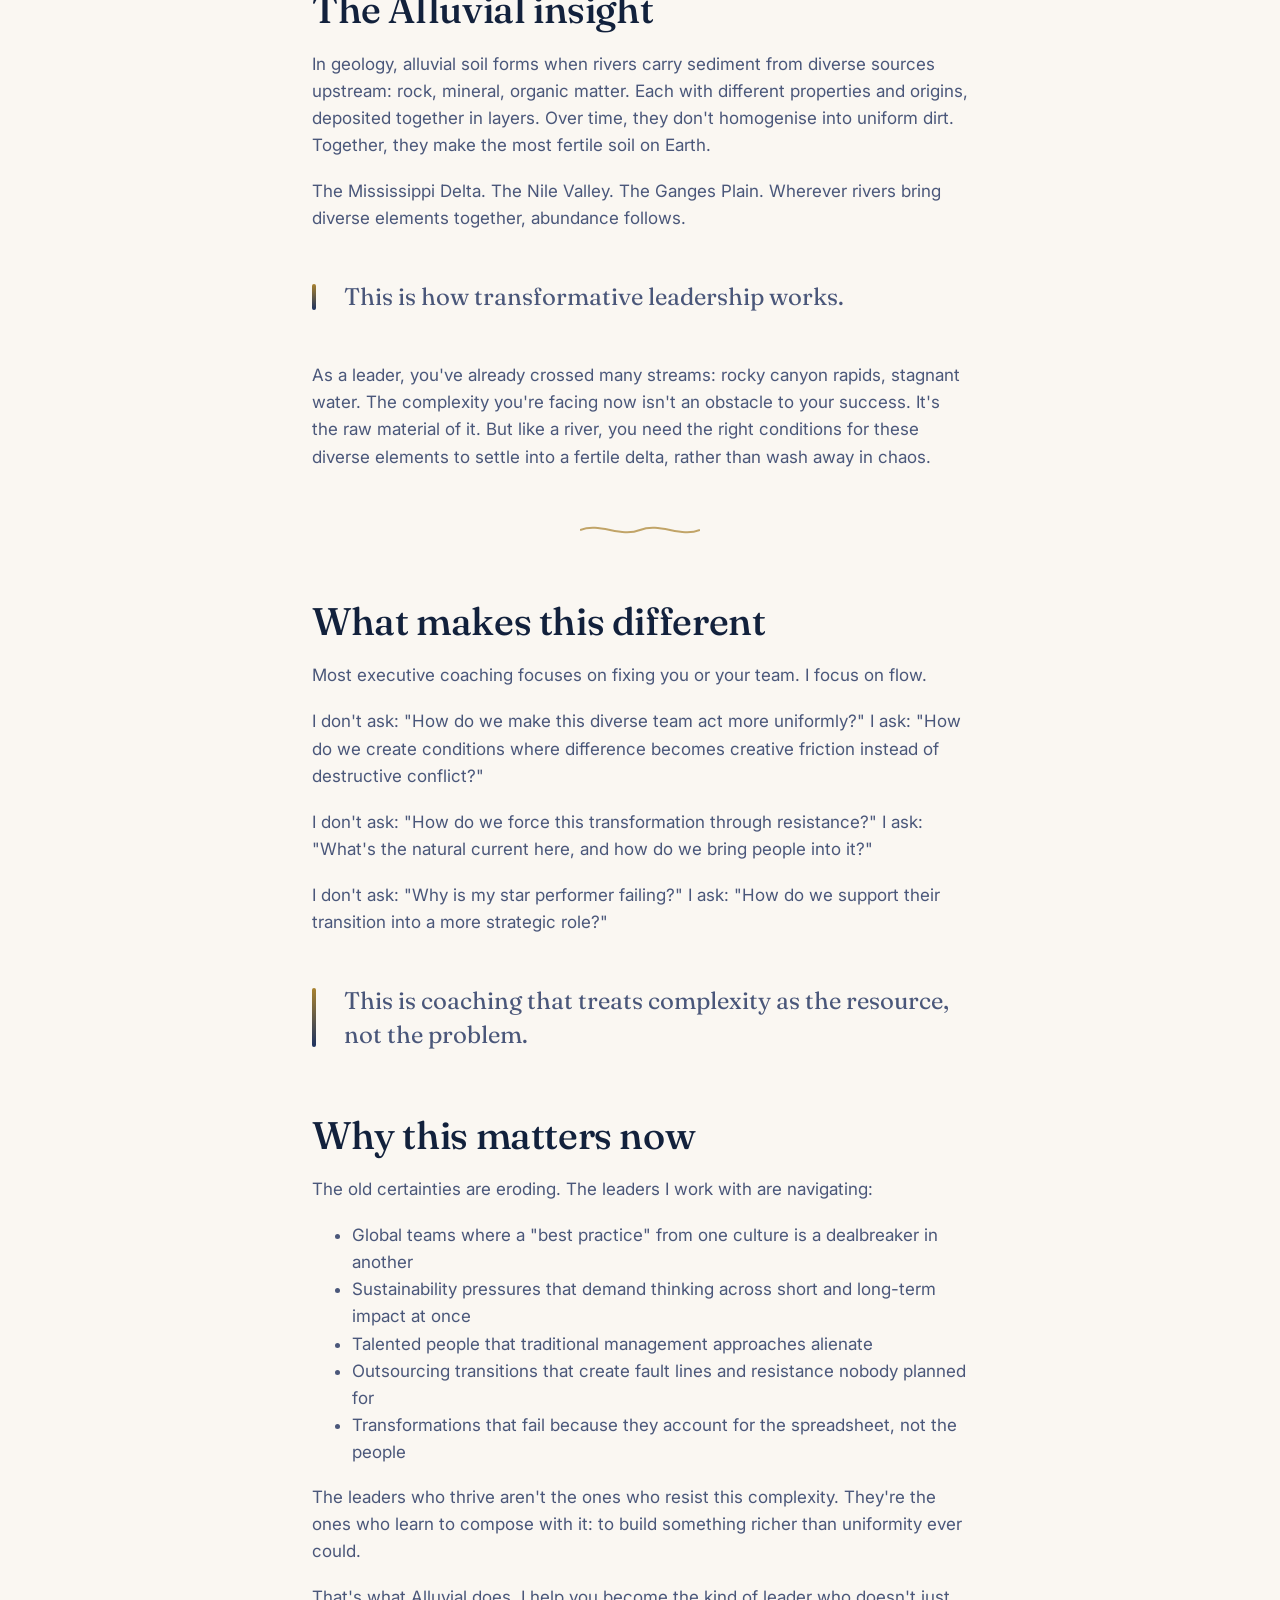
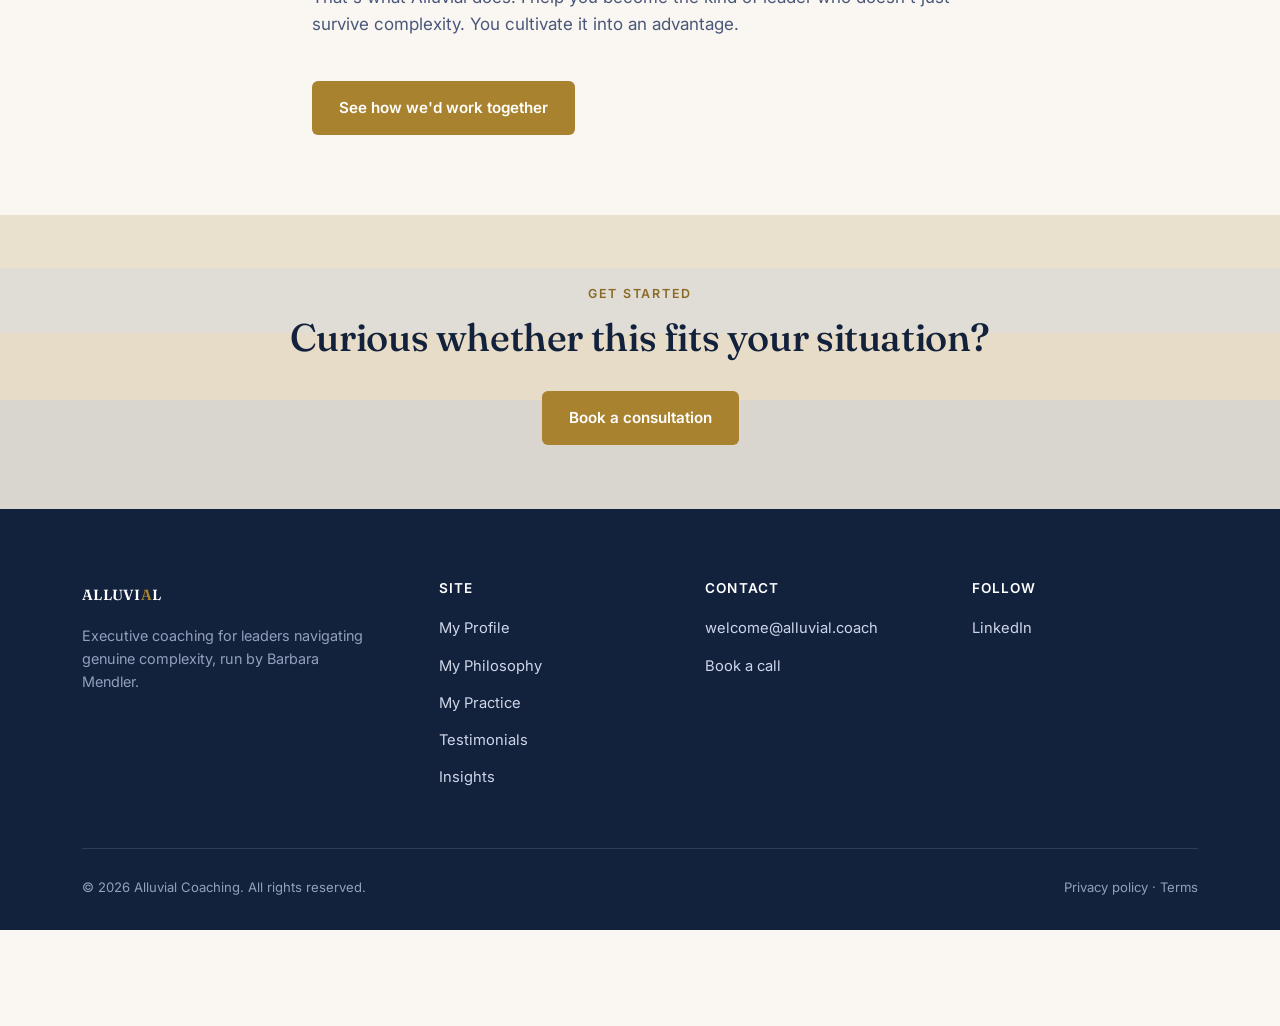
<file: mockups/philosophy.html>
<!doctype html>
<html lang="en">
<head>
<meta charset="UTF-8" />
<meta name="viewport" content="width=device-width, initial-scale=1" />
<title>My Philosophy — Alluvial</title>
<link rel="preconnect" href="https://fonts.googleapis.com" />
<link href="https://fonts.googleapis.com/css2?family=Fraunces:opsz,wght@9..144,500;9..144,600&family=Inter:wght@400;500;600&display=swap" rel="stylesheet" />
<link rel="stylesheet" href="assets/style.css" />
</head>
<body>

<header class="site-header">
  <div class="wrap">
    <a href="index.html" class="logo">ALLUVI<span>A</span>L</a>
    <nav class="main-nav">
      <ul>
        <li><a href="index.html">Home</a></li>
        <li><a href="profile.html">My Profile</a></li>
        <li class="has-dropdown">
          <a href="philosophy.html">Why Alluvial Coaching? <span class="caret">▾</span></a>
          <ul class="dropdown">
            <li><a href="philosophy.html" class="is-active">My Philosophy</a></li>
            <li><a href="practice.html">My Practice</a></li>
          </ul>
        </li>
        <li><a href="testimonials.html">Testimonials</a></li>
        <li><a href="blog.html">Insights</a></li>
        <li><a href="contact.html">Contact Alluvial</a></li>
      </ul>
      <a href="contact.html" class="btn btn-primary">Book a consultation</a>
      <button class="nav-toggle" aria-label="Menu">&#9776;</button>
    </nav>
  </div>
</header>

<section class="tight">
  <div class="wrap article-head">
    <p class="eyebrow">My Philosophy</p>
    <h1>The river carries what matters.</h1>
    <p class="lede center" style="margin:0 auto;">Why complexity is the raw material of good leadership, not an obstacle to smooth away.</p>
  </div>
</section>

<div class="wrap">
  <div class="hero-media" style="aspect-ratio:21/9; max-width:960px; margin:0 auto 8px;"><img src="assets/img/hero-delta.svg" alt="Abstract illustration of a branching river delta in navy and brass — placeholder art; swap for the coach's existing delta photograph." /></div>
</div>

<section>
  <div class="wrap article-body">
    <h2>The river carries what matters</h2>
    <p>For years, I watched leaders struggle with the same paradox: the very diversity and complexity that could make their organisations brilliant was tearing them apart instead.</p>
    <p>Multicultural teams with real potential, stalled by misunderstanding. Transformations that looked perfect on a slide and crumbled under the weight of human resistance. Star performers promoted into roles that needed a different, more relational skill set, and struggling to develop it.</p>
    <p>The usual response is to treat all of this as a problem to solve: obstacles to overcome, rough edges to smooth away, differences to minimise. I saw something else.</p>

    <div class="river-rule" aria-hidden="true">
      <svg viewBox="0 0 120 16"><path d="M0,8 C20,0 40,16 60,8 C80,0 100,16 120,8" fill="none" stroke="currentColor" stroke-width="2"/></svg>
    </div>

    <h2>The Alluvial insight</h2>
    <p>In geology, alluvial soil forms when rivers carry sediment from diverse sources upstream: rock, mineral, organic matter. Each with different properties and origins, deposited together in layers. Over time, they don't homogenise into uniform dirt. Together, they make the most fertile soil on Earth.</p>
    <p>The Mississippi Delta. The Nile Valley. The Ganges Plain. Wherever rivers bring diverse elements together, abundance follows.</p>
    <p class="pull-quote">This is how transformative leadership works.</p>
    <p>As a leader, you've already crossed many streams: rocky canyon rapids, stagnant water. The complexity you're facing now isn't an obstacle to your success. It's the raw material of it. But like a river, you need the right conditions for these diverse elements to settle into a fertile delta, rather than wash away in chaos.</p>

    <div class="river-rule" aria-hidden="true">
      <svg viewBox="0 0 120 16"><path d="M0,8 C20,0 40,16 60,8 C80,0 100,16 120,8" fill="none" stroke="currentColor" stroke-width="2"/></svg>
    </div>

    <h2>What makes this different</h2>
    <p>Most executive coaching focuses on fixing you or your team. I focus on flow.</p>
    <p>I don't ask: "How do we make this diverse team act more uniformly?" I ask: "How do we create conditions where difference becomes creative friction instead of destructive conflict?"</p>
    <p>I don't ask: "How do we force this transformation through resistance?" I ask: "What's the natural current here, and how do we bring people into it?"</p>
    <p>I don't ask: "Why is my star performer failing?" I ask: "How do we support their transition into a more strategic role?"</p>
    <p class="pull-quote">This is coaching that treats complexity as the resource, not the problem.</p>

    <h2>Why this matters now</h2>
    <p>The old certainties are eroding. The leaders I work with are navigating:</p>
    <ul style="color:var(--ink-tint);">
      <li>Global teams where a "best practice" from one culture is a dealbreaker in another</li>
      <li>Sustainability pressures that demand thinking across short and long-term impact at once</li>
      <li>Talented people that traditional management approaches alienate</li>
      <li>Outsourcing transitions that create fault lines and resistance nobody planned for</li>
      <li>Transformations that fail because they account for the spreadsheet, not the people</li>
    </ul>
    <p>The leaders who thrive aren't the ones who resist this complexity. They're the ones who learn to compose with it: to build something richer than uniformity ever could.</p>
    <p>That's what Alluvial does. I help you become the kind of leader who doesn't just survive complexity. You cultivate it into an advantage.</p>

    <p style="margin-top:2.5em;"><a href="practice.html" class="btn btn-primary">See how we'd work together</a></p>
  </div>
</div>

<section class="sediment-band tight" style="margin-top:80px;">
  <div class="wrap center">
    <p class="eyebrow">Get started</p>
    <h2>Curious whether this fits your situation?</h2>
    <a href="contact.html" class="btn btn-primary" style="margin-top:12px;">Book a consultation</a>
  </div>
</section>

<footer class="site-footer">
  <div class="wrap">
    <div class="footer-grid">
      <div>
        <a href="index.html" class="logo" style="color:#fff;">ALLUVI<span>A</span>L</a>
        <p style="margin-top:16px; color:#93a0bd; font-size:0.9rem; max-width:32ch;">Executive coaching for leaders navigating genuine complexity, run by Barbara Mendler.</p>
      </div>
      <div>
        <h4>Site</h4>
        <ul>
          <li><a href="profile.html">My Profile</a></li>
          <li><a href="philosophy.html">My Philosophy</a></li>
          <li><a href="practice.html">My Practice</a></li>
          <li><a href="testimonials.html">Testimonials</a></li>
          <li><a href="blog.html">Insights</a></li>
        </ul>
      </div>
      <div>
        <h4>Contact</h4>
        <ul>
          <li><a href="mailto:welcome@alluvial.coach">welcome@alluvial.coach</a></li>
          <li><a href="contact.html">Book a call</a></li>
        </ul>
      </div>
      <div>
        <h4>Follow</h4>
        <ul><li><a href="#">LinkedIn</a></li></ul>
      </div>
    </div>
    <div class="footer-bottom">
      <span>© 2026 Alluvial Coaching. All rights reserved.</span>
      <span>Privacy policy · Terms</span>
    </div>
  </div>
</footer>

<script src="assets/main.js"></script>
</body>
</html>
</file>
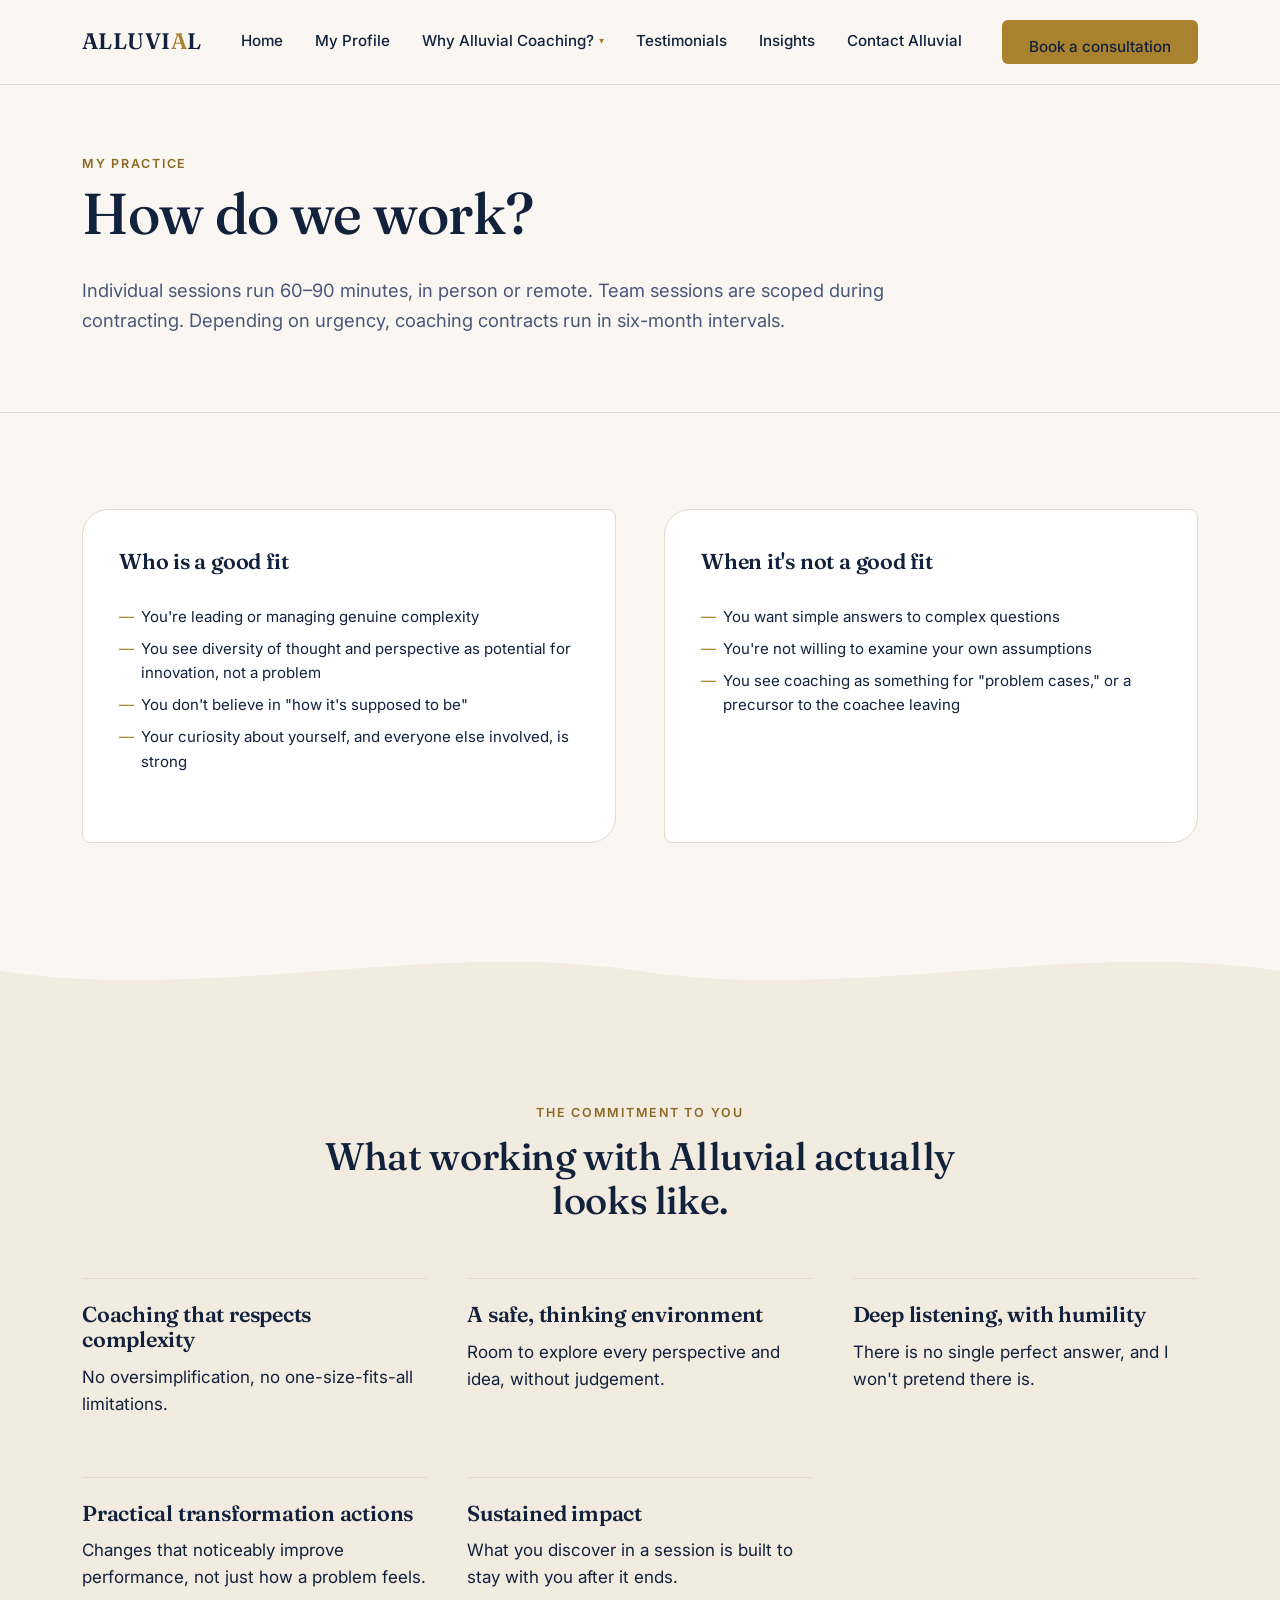
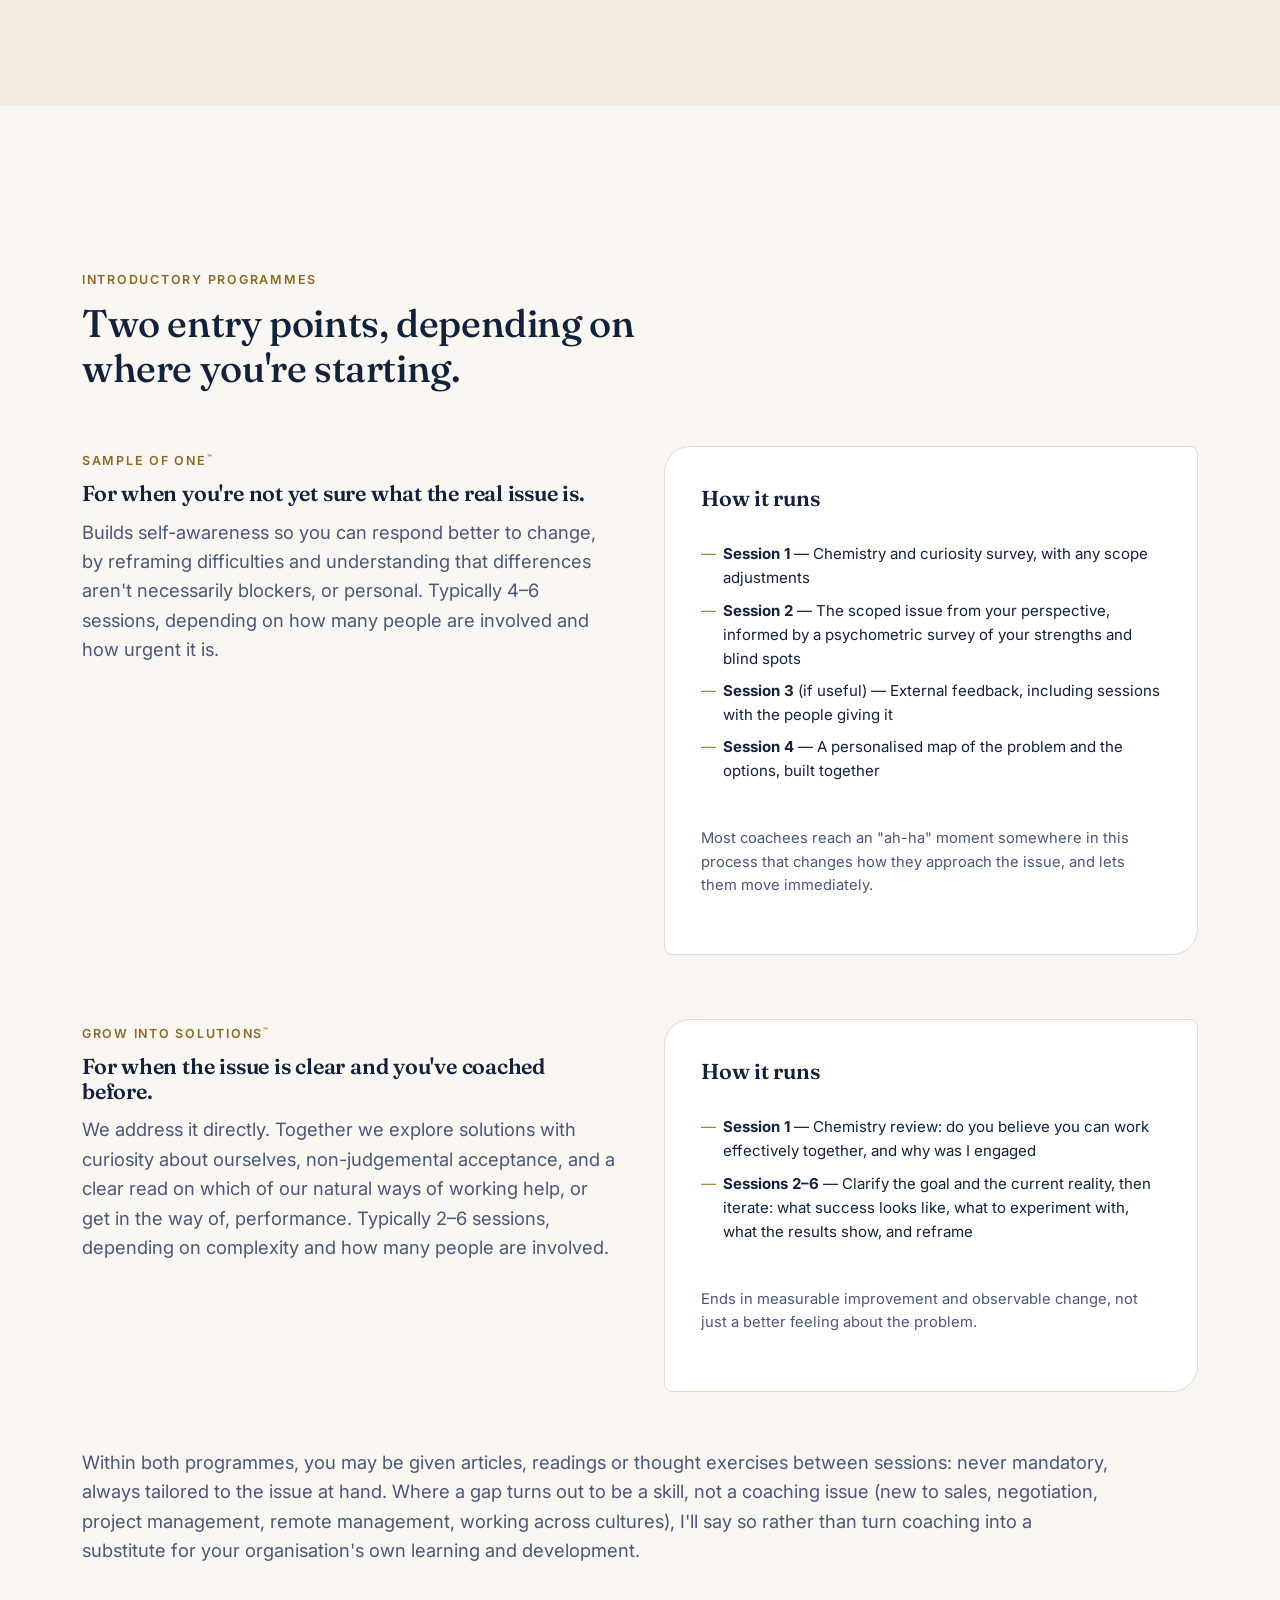
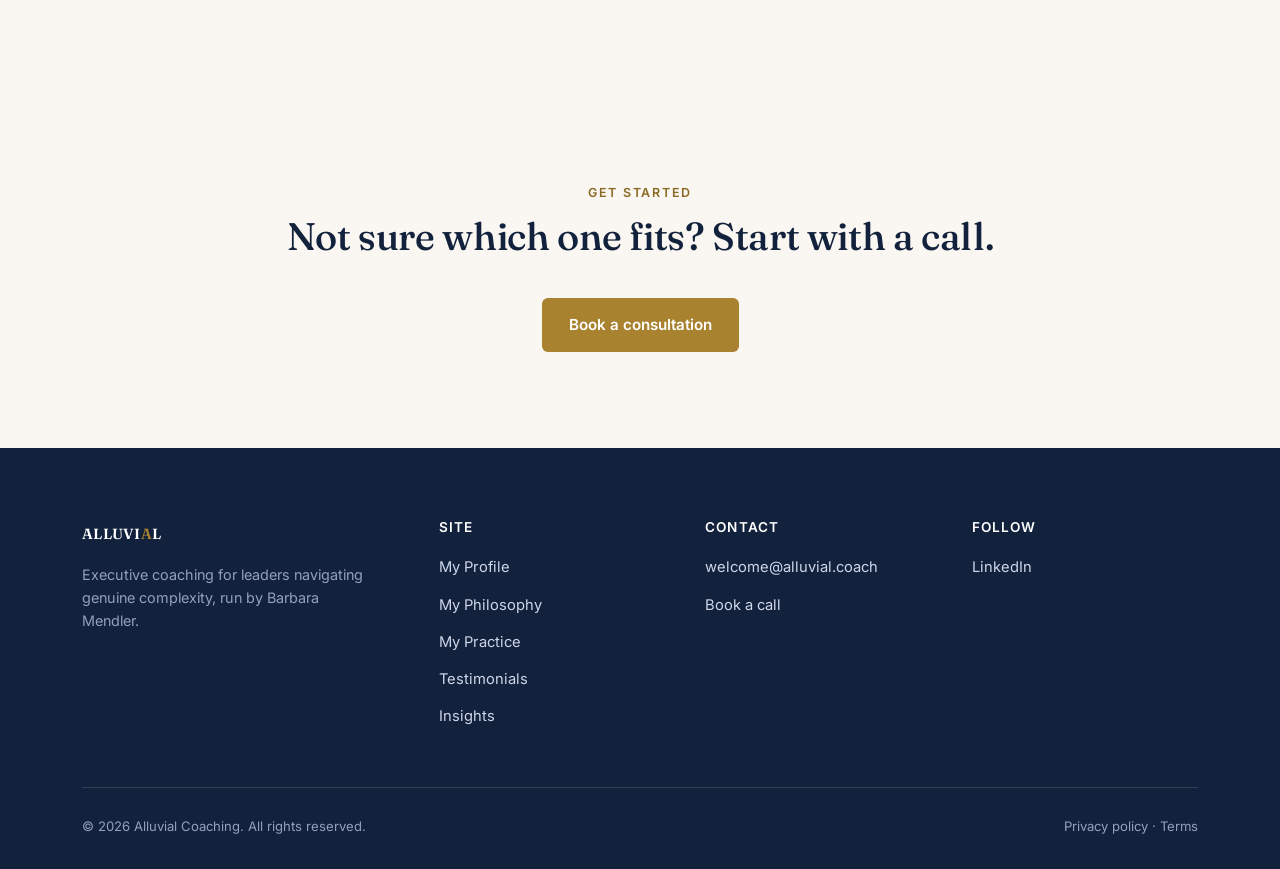
<file: mockups/practice.html>
<!doctype html>
<html lang="en">
<head>
<meta charset="UTF-8" />
<meta name="viewport" content="width=device-width, initial-scale=1" />
<title>My Practice — Alluvial</title>
<link rel="preconnect" href="https://fonts.googleapis.com" />
<link href="https://fonts.googleapis.com/css2?family=Fraunces:opsz,wght@9..144,500;9..144,600&family=Inter:wght@400;500;600&display=swap" rel="stylesheet" />
<link rel="stylesheet" href="assets/style.css" />
</head>
<body>

<header class="site-header">
  <div class="wrap">
    <a href="index.html" class="logo">ALLUVI<span>A</span>L</a>
    <nav class="main-nav">
      <ul>
        <li><a href="index.html">Home</a></li>
        <li><a href="profile.html">My Profile</a></li>
        <li class="has-dropdown">
          <a href="philosophy.html">Why Alluvial Coaching? <span class="caret">▾</span></a>
          <ul class="dropdown">
            <li><a href="philosophy.html">My Philosophy</a></li>
            <li><a href="practice.html" class="is-active">My Practice</a></li>
          </ul>
        </li>
        <li><a href="testimonials.html">Testimonials</a></li>
        <li><a href="blog.html">Insights</a></li>
        <li><a href="contact.html">Contact Alluvial</a></li>
      </ul>
      <a href="contact.html" class="btn btn-primary">Book a consultation</a>
      <button class="nav-toggle" aria-label="Menu">&#9776;</button>
    </nav>
  </div>
</header>

<div class="page-header">
  <div class="wrap">
    <p class="eyebrow">My Practice</p>
    <h1>How do we work?</h1>
    <p class="lede">Individual sessions run 60&ndash;90 minutes, in person or remote. Team sessions are scoped during contracting. Depending on urgency, coaching contracts run in six-month intervals.</p>
  </div>
</div>

<section>
  <div class="wrap">
    <div class="grid-2" style="align-items:start;">
      <div class="service-card">
        <h3>Who is a good fit</h3>
        <ul>
          <li>You're leading or managing genuine complexity</li>
          <li>You see diversity of thought and perspective as potential for innovation, not a problem</li>
          <li>You don't believe in "how it's supposed to be"</li>
          <li>Your curiosity about yourself, and everyone else involved, is strong</li>
        </ul>
      </div>
      <div class="service-card">
        <h3>When it's not a good fit</h3>
        <ul>
          <li>You want simple answers to complex questions</li>
          <li>You're not willing to examine your own assumptions</li>
          <li>You see coaching as something for "problem cases," or a precursor to the coachee leaving</li>
        </ul>
      </div>
    </div>
  </div>
</section>

<svg class="wave-divider on-paper-to-tint" viewBox="0 0 1440 64" preserveAspectRatio="none" aria-hidden="true"><path d="M0,32 C240,64 480,0 720,32 C960,64 1200,0 1440,32 L1440,64 L0,64 Z"></path></svg>

<section class="on-tint">
  <div class="wrap">
    <div class="section-head center">
      <p class="eyebrow">The commitment to you</p>
      <h2>What working with Alluvial actually looks like.</h2>
    </div>
    <div class="grid-3">
      <div class="feature">
        <h3>Coaching that respects complexity</h3>
        <p>No oversimplification, no one-size-fits-all limitations.</p>
      </div>
      <div class="feature">
        <h3>A safe, thinking environment</h3>
        <p>Room to explore every perspective and idea, without judgement.</p>
      </div>
      <div class="feature">
        <h3>Deep listening, with humility</h3>
        <p>There is no single perfect answer, and I won't pretend there is.</p>
      </div>
      <div class="feature">
        <h3>Practical transformation actions</h3>
        <p>Changes that noticeably improve performance, not just how a problem feels.</p>
      </div>
      <div class="feature">
        <h3>Sustained impact</h3>
        <p>What you discover in a session is built to stay with you after it ends.</p>
      </div>
    </div>
  </div>
</section>

<svg class="wave-divider on-tint-to-paper" viewBox="0 0 1440 64" preserveAspectRatio="none" aria-hidden="true"><path d="M0,32 C240,0 480,64 720,32 C960,0 1200,64 1440,32 L1440,64 L0,64 Z"></path></svg>

<section>
  <div class="wrap">
    <div class="section-head">
      <p class="eyebrow">Introductory programmes</p>
      <h2>Two entry points, depending on where you're starting.</h2>
    </div>

    <div class="grid-2" style="align-items:start; margin-bottom:64px;">
      <div>
        <p class="eyebrow">Sample of One<sup style="font-size:0.6em;">™</sup></p>
        <h3>For when you're not yet sure what the real issue is.</h3>
        <p class="lede">Builds self-awareness so you can respond better to change, by reframing difficulties and understanding that differences aren't necessarily blockers, or personal. Typically 4&ndash;6 sessions, depending on how many people are involved and how urgent it is.</p>
      </div>
      <div class="service-card">
        <h3>How it runs</h3>
        <ul>
          <li><strong>Session 1</strong> — Chemistry and curiosity survey, with any scope adjustments</li>
          <li><strong>Session 2</strong> — The scoped issue from your perspective, informed by a psychometric survey of your strengths and blind spots</li>
          <li><strong>Session 3</strong> (if useful) — External feedback, including sessions with the people giving it</li>
          <li><strong>Session 4</strong> — A personalised map of the problem and the options, built together</li>
        </ul>
        <p style="margin-top:16px; font-size:0.92rem; color:var(--ink-tint);">Most coachees reach an "ah-ha" moment somewhere in this process that changes how they approach the issue, and lets them move immediately.</p>
      </div>
    </div>

    <div class="grid-2" style="align-items:start;">
      <div class="service-card" style="order:2;">
        <h3>How it runs</h3>
        <ul>
          <li><strong>Session 1</strong> — Chemistry review: do you believe you can work effectively together, and why was I engaged</li>
          <li><strong>Sessions 2&ndash;6</strong> — Clarify the goal and the current reality, then iterate: what success looks like, what to experiment with, what the results show, and reframe</li>
        </ul>
        <p style="margin-top:16px; font-size:0.92rem; color:var(--ink-tint);">Ends in measurable improvement and observable change, not just a better feeling about the problem.</p>
      </div>
      <div style="order:1;">
        <p class="eyebrow">GROW into Solutions<sup style="font-size:0.6em;">™</sup></p>
        <h3>For when the issue is clear and you've coached before.</h3>
        <p class="lede">We address it directly. Together we explore solutions with curiosity about ourselves, non-judgemental acceptance, and a clear read on which of our natural ways of working help, or get in the way of, performance. Typically 2&ndash;6 sessions, depending on complexity and how many people are involved.</p>
      </div>
    </div>

    <p class="lede" style="max-width:56em; margin-top:56px;">Within both programmes, you may be given articles, readings or thought exercises between sessions: never mandatory, always tailored to the issue at hand. Where a gap turns out to be a skill, not a coaching issue (new to sales, negotiation, project management, remote management, working across cultures), I'll say so rather than turn coaching into a substitute for your organisation's own learning and development.</p>
  </div>
</section>

<section class="cta-band">
  <div class="wrap">
    <p class="eyebrow">Get started</p>
    <h2>Not sure which one fits? Start with a call.</h2>
    <a href="contact.html" class="btn btn-primary" style="margin-top:20px;">Book a consultation</a>
  </div>
</section>

<footer class="site-footer">
  <div class="wrap">
    <div class="footer-grid">
      <div>
        <a href="index.html" class="logo" style="color:#fff;">ALLUVI<span>A</span>L</a>
        <p style="margin-top:16px; color:#93a0bd; font-size:0.9rem; max-width:32ch;">Executive coaching for leaders navigating genuine complexity, run by Barbara Mendler.</p>
      </div>
      <div>
        <h4>Site</h4>
        <ul>
          <li><a href="profile.html">My Profile</a></li>
          <li><a href="philosophy.html">My Philosophy</a></li>
          <li><a href="practice.html">My Practice</a></li>
          <li><a href="testimonials.html">Testimonials</a></li>
          <li><a href="blog.html">Insights</a></li>
        </ul>
      </div>
      <div>
        <h4>Contact</h4>
        <ul>
          <li><a href="mailto:welcome@alluvial.coach">welcome@alluvial.coach</a></li>
          <li><a href="contact.html">Book a call</a></li>
        </ul>
      </div>
      <div>
        <h4>Follow</h4>
        <ul><li><a href="#">LinkedIn</a></li></ul>
      </div>
    </div>
    <div class="footer-bottom">
      <span>© 2026 Alluvial Coaching. All rights reserved.</span>
      <span>Privacy policy · Terms</span>
    </div>
  </div>
</footer>

<script src="assets/main.js"></script>
</body>
</html>
</file>
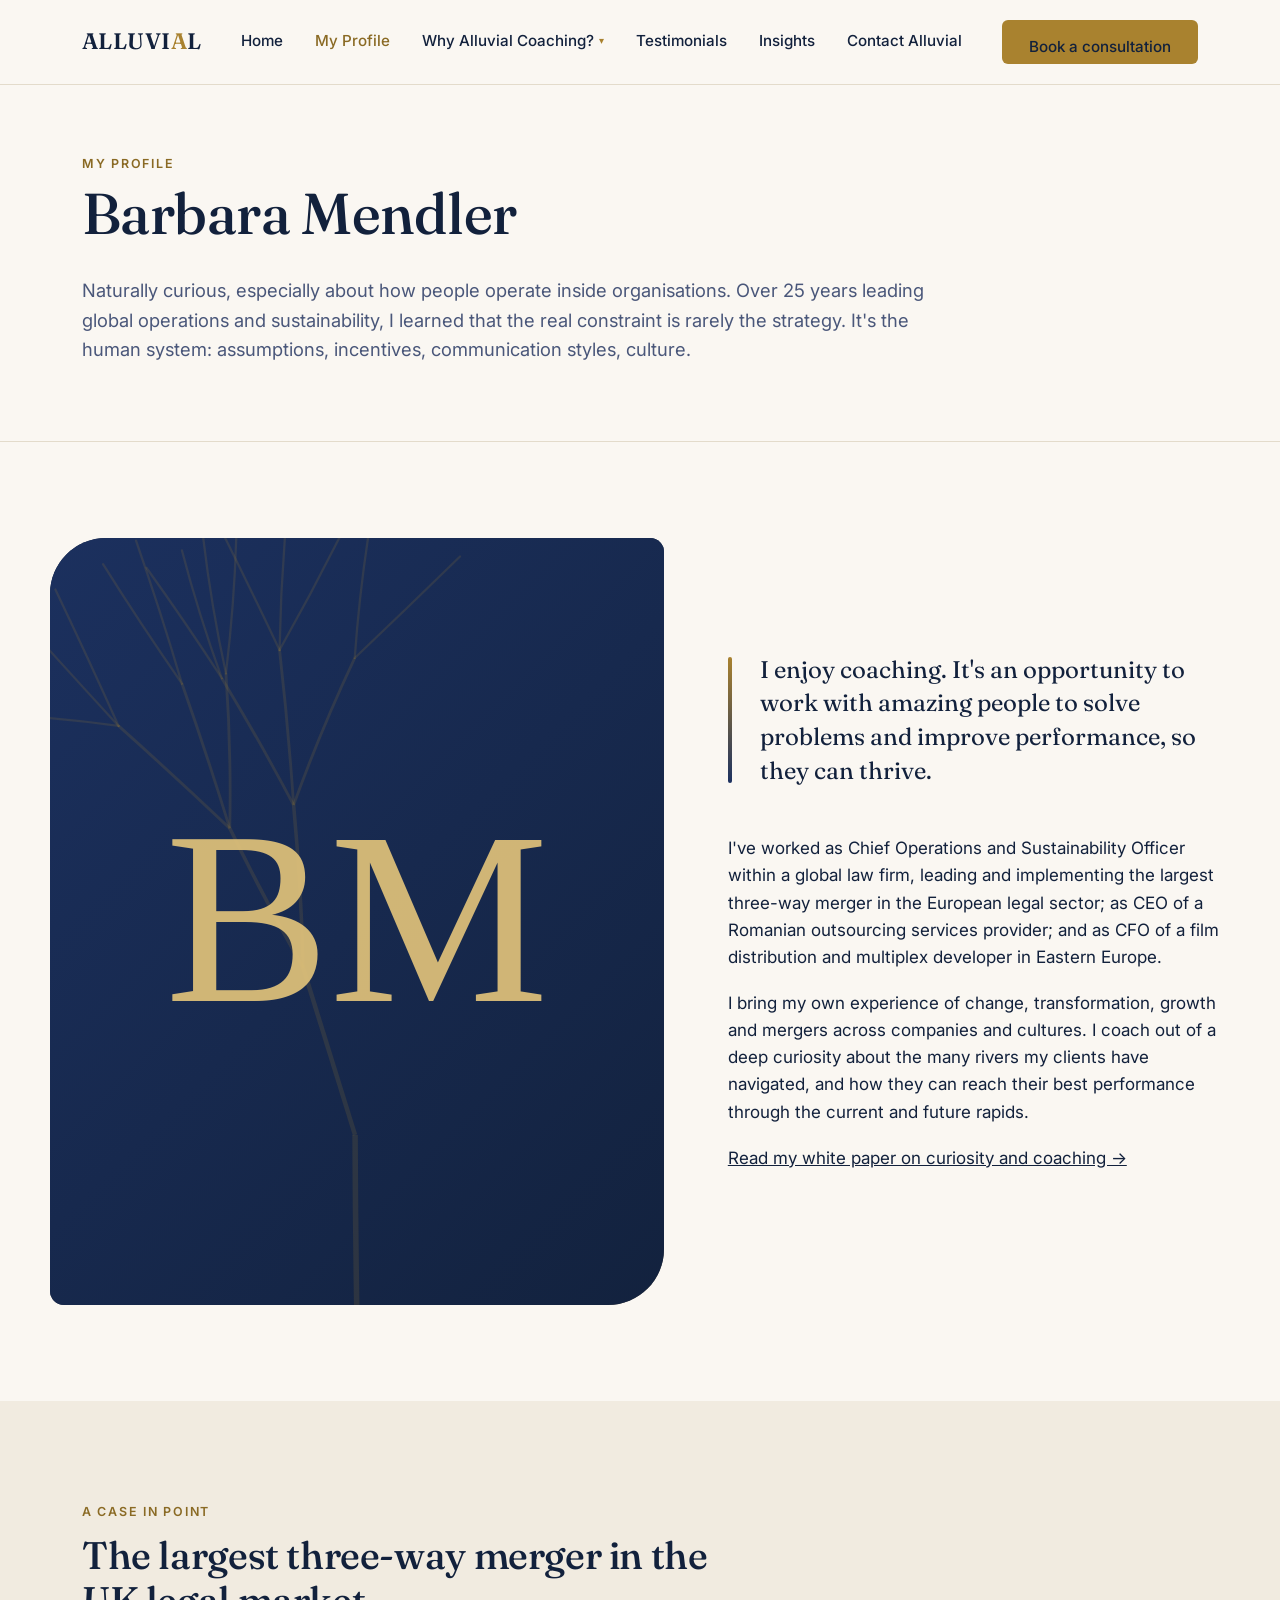
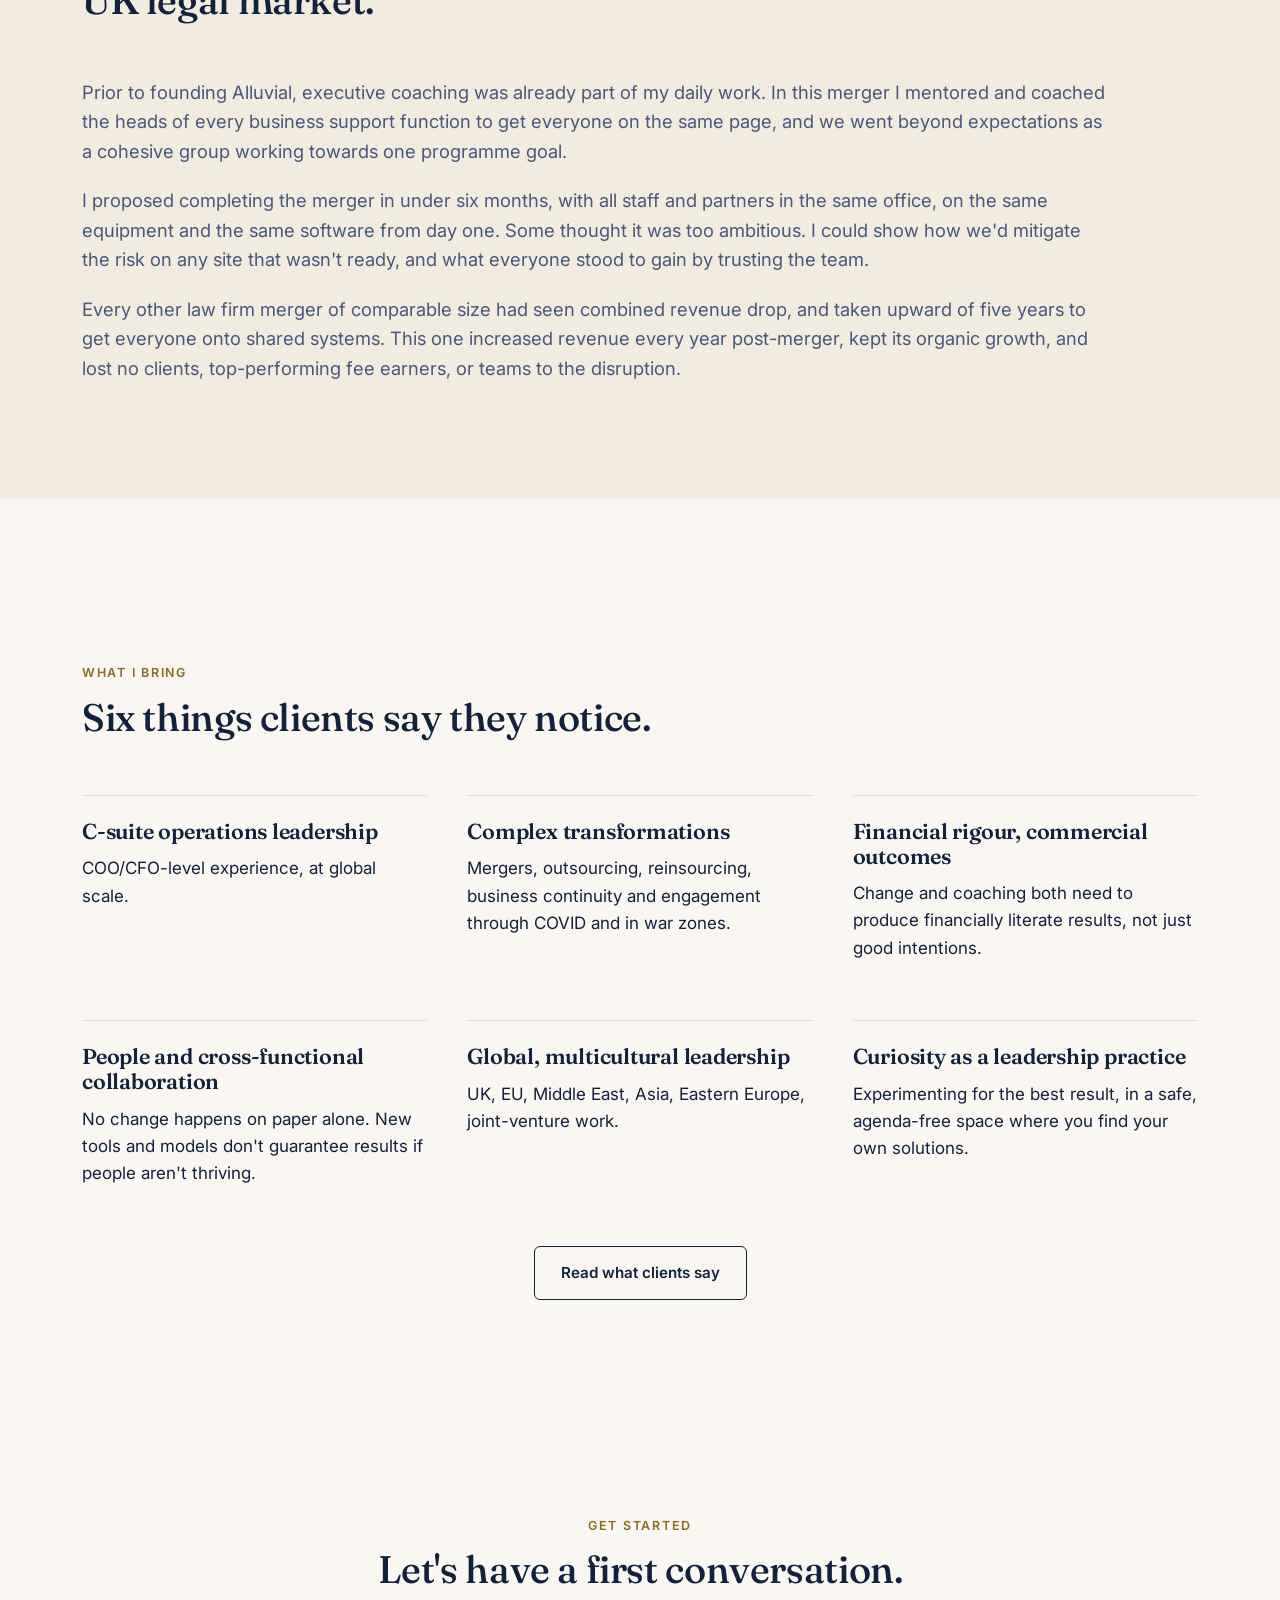
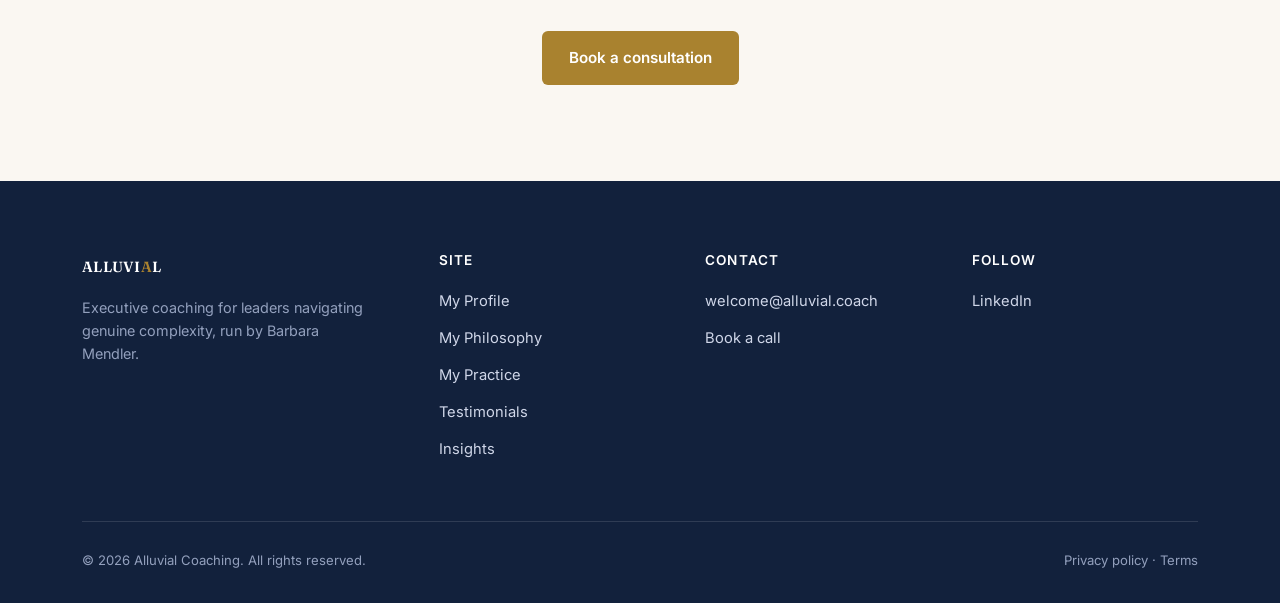
<file: mockups/profile.html>
<!doctype html>
<html lang="en">
<head>
<meta charset="UTF-8" />
<meta name="viewport" content="width=device-width, initial-scale=1" />
<title>My Profile — Alluvial</title>
<link rel="preconnect" href="https://fonts.googleapis.com" />
<link href="https://fonts.googleapis.com/css2?family=Fraunces:opsz,wght@9..144,500;9..144,600&family=Inter:wght@400;500;600&display=swap" rel="stylesheet" />
<link rel="stylesheet" href="assets/style.css" />
</head>
<body>

<header class="site-header">
  <div class="wrap">
    <a href="index.html" class="logo">ALLUVI<span>A</span>L</a>
    <nav class="main-nav">
      <ul>
        <li><a href="index.html">Home</a></li>
        <li><a href="profile.html" class="is-active">My Profile</a></li>
        <li class="has-dropdown">
          <a href="philosophy.html">Why Alluvial Coaching? <span class="caret">▾</span></a>
          <ul class="dropdown">
            <li><a href="philosophy.html">My Philosophy</a></li>
            <li><a href="practice.html">My Practice</a></li>
          </ul>
        </li>
        <li><a href="testimonials.html">Testimonials</a></li>
        <li><a href="blog.html">Insights</a></li>
        <li><a href="contact.html">Contact Alluvial</a></li>
      </ul>
      <a href="contact.html" class="btn btn-primary">Book a consultation</a>
      <button class="nav-toggle" aria-label="Menu">&#9776;</button>
    </nav>
  </div>
</header>

<div class="page-header">
  <div class="wrap">
    <p class="eyebrow">My Profile</p>
    <h1>Barbara Mendler</h1>
    <p class="lede">Naturally curious, especially about how people operate inside organisations. Over 25 years leading global operations and sustainability, I learned that the real constraint is rarely the strategy. It's the human system: assumptions, incentives, communication styles, culture.</p>
  </div>
</div>

<section>
  <div class="wrap hero" style="padding:0;">
    <div class="hero-media"><img src="assets/img/portrait-barbara.svg" alt="Placeholder monogram portrait for Barbara Mendler — replace with her real headshot from the current site" /></div>
    <div>
      <p class="pull-quote" style="margin-top:0;">I enjoy coaching. It's an opportunity to work with amazing people to solve problems and improve performance, so they can thrive.</p>
      <p>I've worked as Chief Operations and Sustainability Officer within a global law firm, leading and implementing the largest three-way merger in the European legal sector; as CEO of a Romanian outsourcing services provider; and as CFO of a film distribution and multiplex developer in Eastern Europe.</p>
      <p>I bring my own experience of change, transformation, growth and mergers across companies and cultures. I coach out of a deep curiosity about the many rivers my clients have navigated, and how they can reach their best performance through the current and future rapids.</p>
      <p><a href="#" class="cta">Read my white paper on curiosity and coaching →</a></p>
    </div>
  </div>
</section>

<section class="on-tint">
  <div class="wrap">
    <div class="section-head">
      <p class="eyebrow">A case in point</p>
      <h2>The largest three-way merger in the UK legal market.</h2>
    </div>
    <p class="lede" style="max-width:56em;">Prior to founding Alluvial, executive coaching was already part of my daily work. In this merger I mentored and coached the heads of every business support function to get everyone on the same page, and we went beyond expectations as a cohesive group working towards one programme goal.</p>
    <p class="lede" style="max-width:56em;">I proposed completing the merger in under six months, with all staff and partners in the same office, on the same equipment and the same software from day one. Some thought it was too ambitious. I could show how we'd mitigate the risk on any site that wasn't ready, and what everyone stood to gain by trusting the team.</p>
    <p class="lede" style="max-width:56em;">Every other law firm merger of comparable size had seen combined revenue drop, and taken upward of five years to get everyone onto shared systems. This one increased revenue every year post-merger, kept its organic growth, and lost no clients, top-performing fee earners, or teams to the disruption.</p>
  </div>
</section>

<svg class="wave-divider on-tint-to-paper" viewBox="0 0 1440 64" preserveAspectRatio="none" aria-hidden="true"><path d="M0,32 C240,0 480,64 720,32 C960,0 1200,64 1440,32 L1440,64 L0,64 Z"></path></svg>

<section>
  <div class="wrap">
    <div class="section-head">
      <p class="eyebrow">What I bring</p>
      <h2>Six things clients say they notice.</h2>
    </div>
    <div class="grid-3">
      <div class="feature">
        <h3>C-suite operations leadership</h3>
        <p>COO/CFO-level experience, at global scale.</p>
      </div>
      <div class="feature">
        <h3>Complex transformations</h3>
        <p>Mergers, outsourcing, reinsourcing, business continuity and engagement through COVID and in war zones.</p>
      </div>
      <div class="feature">
        <h3>Financial rigour, commercial outcomes</h3>
        <p>Change and coaching both need to produce financially literate results, not just good intentions.</p>
      </div>
      <div class="feature">
        <h3>People and cross-functional collaboration</h3>
        <p>No change happens on paper alone. New tools and models don't guarantee results if people aren't thriving.</p>
      </div>
      <div class="feature">
        <h3>Global, multicultural leadership</h3>
        <p>UK, EU, Middle East, Asia, Eastern Europe, joint-venture work.</p>
      </div>
      <div class="feature">
        <h3>Curiosity as a leadership practice</h3>
        <p>Experimenting for the best result, in a safe, agenda-free space where you find your own solutions.</p>
      </div>
    </div>
    <p class="center" style="margin-top:40px;"><a href="testimonials.html" class="btn btn-outline">Read what clients say</a></p>
  </div>
</section>

<section class="cta-band">
  <div class="wrap">
    <p class="eyebrow">Get started</p>
    <h2>Let's have a first conversation.</h2>
    <a href="contact.html" class="btn btn-primary" style="margin-top:20px;">Book a consultation</a>
  </div>
</section>

<footer class="site-footer">
  <div class="wrap">
    <div class="footer-grid">
      <div>
        <a href="index.html" class="logo" style="color:#fff;">ALLUVI<span>A</span>L</a>
        <p style="margin-top:16px; color:#93a0bd; font-size:0.9rem; max-width:32ch;">Executive coaching for leaders navigating genuine complexity, run by Barbara Mendler.</p>
      </div>
      <div>
        <h4>Site</h4>
        <ul>
          <li><a href="profile.html">My Profile</a></li>
          <li><a href="philosophy.html">My Philosophy</a></li>
          <li><a href="practice.html">My Practice</a></li>
          <li><a href="testimonials.html">Testimonials</a></li>
          <li><a href="blog.html">Insights</a></li>
        </ul>
      </div>
      <div>
        <h4>Contact</h4>
        <ul>
          <li><a href="mailto:welcome@alluvial.coach">welcome@alluvial.coach</a></li>
          <li><a href="contact.html">Book a call</a></li>
        </ul>
      </div>
      <div>
        <h4>Follow</h4>
        <ul><li><a href="#">LinkedIn</a></li></ul>
      </div>
    </div>
    <div class="footer-bottom">
      <span>© 2026 Alluvial Coaching. All rights reserved.</span>
      <span>Privacy policy · Terms</span>
    </div>
  </div>
</footer>

<script src="assets/main.js"></script>
</body>
</html>
</file>
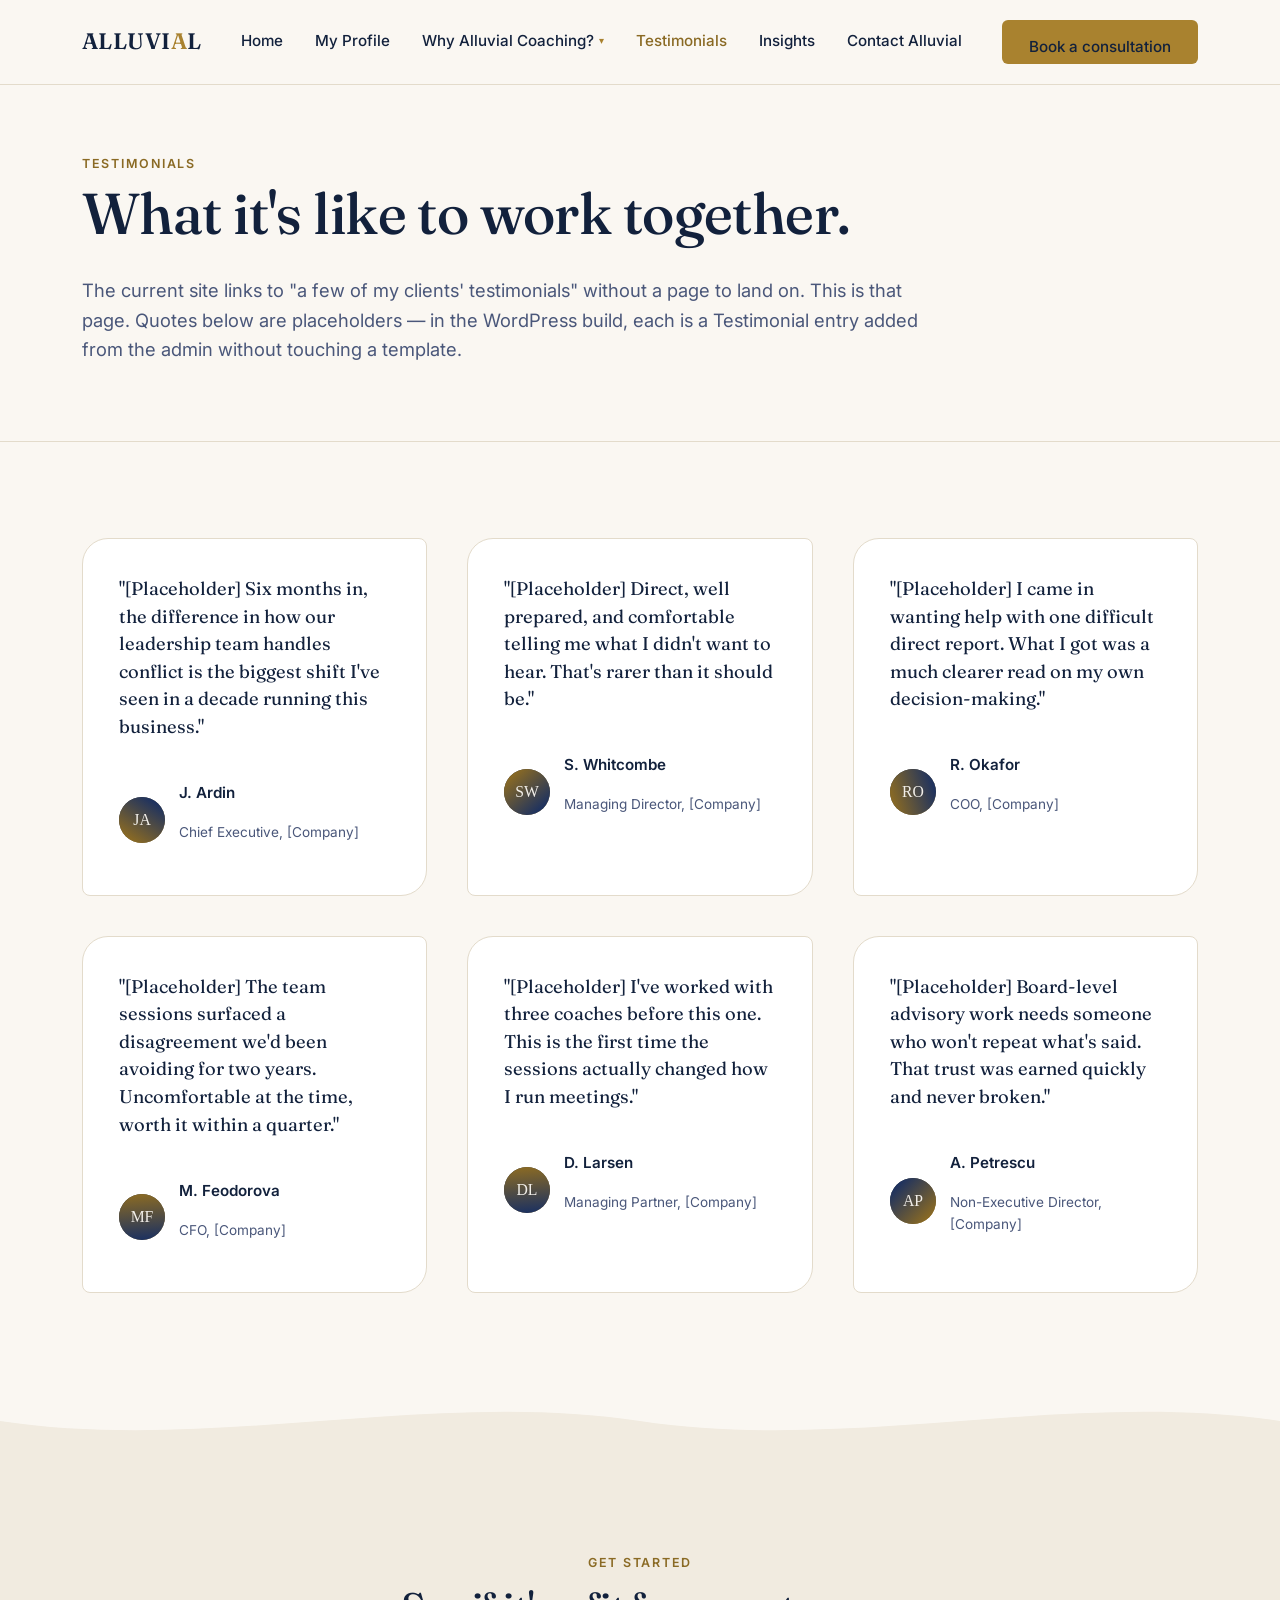
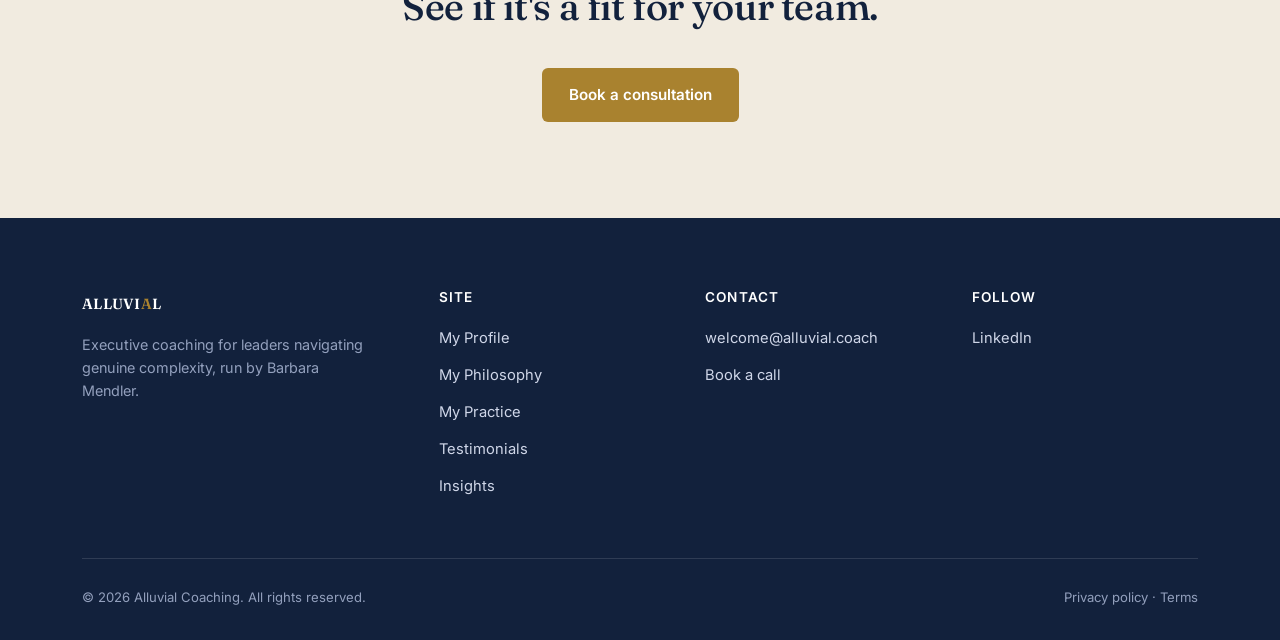
<file: mockups/testimonials.html>
<!doctype html>
<html lang="en">
<head>
<meta charset="UTF-8" />
<meta name="viewport" content="width=device-width, initial-scale=1" />
<title>Testimonials — Alluvial</title>
<link rel="preconnect" href="https://fonts.googleapis.com" />
<link href="https://fonts.googleapis.com/css2?family=Fraunces:opsz,wght@9..144,500;9..144,600&family=Inter:wght@400;500;600&display=swap" rel="stylesheet" />
<link rel="stylesheet" href="assets/style.css" />
</head>
<body>

<header class="site-header">
  <div class="wrap">
    <a href="index.html" class="logo">ALLUVI<span>A</span>L</a>
    <nav class="main-nav">
      <ul>
        <li><a href="index.html">Home</a></li>
        <li><a href="profile.html">My Profile</a></li>
        <li class="has-dropdown">
          <a href="philosophy.html">Why Alluvial Coaching? <span class="caret">▾</span></a>
          <ul class="dropdown">
            <li><a href="philosophy.html">My Philosophy</a></li>
            <li><a href="practice.html">My Practice</a></li>
          </ul>
        </li>
        <li><a href="testimonials.html" class="is-active">Testimonials</a></li>
        <li><a href="blog.html">Insights</a></li>
        <li><a href="contact.html">Contact Alluvial</a></li>
      </ul>
      <a href="contact.html" class="btn btn-primary">Book a consultation</a>
      <button class="nav-toggle" aria-label="Menu">&#9776;</button>
    </nav>
  </div>
</header>

<div class="page-header">
  <div class="wrap">
    <p class="eyebrow">Testimonials</p>
    <h1>What it's like to work together.</h1>
    <p class="lede">The current site links to "a few of my clients' testimonials" without a page to land on. This is that page. Quotes below are placeholders — in the WordPress build, each is a Testimonial entry added from the admin without touching a template.</p>
  </div>
</div>

<section>
  <div class="wrap">
    <div class="grid-3">
      <div class="testimonial-card">
        <p class="quote">"[Placeholder] Six months in, the difference in how our leadership team handles conflict is the biggest shift I've seen in a decade running this business."</p>
        <div class="testimonial-person">
          <div class="avatar"><img src="assets/img/avatar-ja.svg" alt="" /></div>
          <div><p class="name">J. Ardin</p><p class="role">Chief Executive, [Company]</p></div>
        </div>
      </div>
      <div class="testimonial-card">
        <p class="quote">"[Placeholder] Direct, well prepared, and comfortable telling me what I didn't want to hear. That's rarer than it should be."</p>
        <div class="testimonial-person">
          <div class="avatar"><img src="assets/img/avatar-sw.svg" alt="" /></div>
          <div><p class="name">S. Whitcombe</p><p class="role">Managing Director, [Company]</p></div>
        </div>
      </div>
      <div class="testimonial-card">
        <p class="quote">"[Placeholder] I came in wanting help with one difficult direct report. What I got was a much clearer read on my own decision-making."</p>
        <div class="testimonial-person">
          <div class="avatar"><img src="assets/img/avatar-ro.svg" alt="" /></div>
          <div><p class="name">R. Okafor</p><p class="role">COO, [Company]</p></div>
        </div>
      </div>
      <div class="testimonial-card">
        <p class="quote">"[Placeholder] The team sessions surfaced a disagreement we'd been avoiding for two years. Uncomfortable at the time, worth it within a quarter."</p>
        <div class="testimonial-person">
          <div class="avatar"><img src="assets/img/avatar-mf.svg" alt="" /></div>
          <div><p class="name">M. Feodorova</p><p class="role">CFO, [Company]</p></div>
        </div>
      </div>
      <div class="testimonial-card">
        <p class="quote">"[Placeholder] I've worked with three coaches before this one. This is the first time the sessions actually changed how I run meetings."</p>
        <div class="testimonial-person">
          <div class="avatar"><img src="assets/img/avatar-dl.svg" alt="" /></div>
          <div><p class="name">D. Larsen</p><p class="role">Managing Partner, [Company]</p></div>
        </div>
      </div>
      <div class="testimonial-card">
        <p class="quote">"[Placeholder] Board-level advisory work needs someone who won't repeat what's said. That trust was earned quickly and never broken."</p>
        <div class="testimonial-person">
          <div class="avatar"><img src="assets/img/avatar-ap.svg" alt="" /></div>
          <div><p class="name">A. Petrescu</p><p class="role">Non-Executive Director, [Company]</p></div>
        </div>
      </div>
    </div>
  </div>
</section>

<svg class="wave-divider on-paper-to-tint" viewBox="0 0 1440 64" preserveAspectRatio="none" aria-hidden="true"><path d="M0,32 C240,64 480,0 720,32 C960,64 1200,0 1440,32 L1440,64 L0,64 Z"></path></svg>

<section class="on-tint cta-band">
  <div class="wrap">
    <p class="eyebrow">Get started</p>
    <h2>See if it's a fit for your team.</h2>
    <a href="contact.html" class="btn btn-primary" style="margin-top:20px;">Book a consultation</a>
  </div>
</section>

<footer class="site-footer">
  <div class="wrap">
    <div class="footer-grid">
      <div>
        <a href="index.html" class="logo" style="color:#fff;">ALLUVI<span>A</span>L</a>
        <p style="margin-top:16px; color:#93a0bd; font-size:0.9rem; max-width:32ch;">Executive coaching for leaders navigating genuine complexity, run by Barbara Mendler.</p>
      </div>
      <div>
        <h4>Site</h4>
        <ul>
          <li><a href="profile.html">My Profile</a></li>
          <li><a href="philosophy.html">My Philosophy</a></li>
          <li><a href="practice.html">My Practice</a></li>
          <li><a href="testimonials.html">Testimonials</a></li>
          <li><a href="blog.html">Insights</a></li>
        </ul>
      </div>
      <div>
        <h4>Contact</h4>
        <ul>
          <li><a href="mailto:welcome@alluvial.coach">welcome@alluvial.coach</a></li>
          <li><a href="contact.html">Book a call</a></li>
        </ul>
      </div>
      <div>
        <h4>Follow</h4>
        <ul><li><a href="#">LinkedIn</a></li></ul>
      </div>
    </div>
    <div class="footer-bottom">
      <span>© 2026 Alluvial Coaching. All rights reserved.</span>
      <span>Privacy policy · Terms</span>
    </div>
  </div>
</footer>

<script src="assets/main.js"></script>
</body>
</html>
</file>
<file: mockups/assets/style.css>
/* ==========================================================================
   Alluvial — design system
   Navy + brass + warm paper. Fraunces for display, Inter for body/UI.
   ========================================================================== */

:root {
  --ink: #12213c;
  --ink-2: #1c3160;
  --ink-tint: #4a577a;
  --paper: #faf7f2;
  --paper-2: #f1ebe0;
  --line: #e3dbcb;
  --brass: #a9822f;
  --brass-dark: #8a6a24;
  --white: #ffffff;
  --success-bg: #eef1e6;

  --font-display: 'Fraunces', Georgia, 'Times New Roman', serif;
  --font-body: 'Inter', -apple-system, BlinkMacSystemFont, 'Segoe UI', sans-serif;

  --max: 1180px;
  --radius: 6px;
  --radius-organic: 56px 14px 56px 14px;
  --radius-organic-sm: 26px 8px 26px 8px;
  --shadow: 0 20px 50px -25px rgba(18, 33, 60, 0.35);
}

* { box-sizing: border-box; }
html { scroll-behavior: smooth; }

body {
  margin: 0;
  background: var(--paper);
  color: var(--ink);
  font-family: var(--font-body);
  font-size: 17px;
  line-height: 1.6;
  -webkit-font-smoothing: antialiased;
}

img { max-width: 100%; display: block; }

h1, h2, h3, h4 {
  font-family: var(--font-display);
  font-weight: 600;
  line-height: 1.15;
  margin: 0 0 0.5em;
  color: var(--ink);
  letter-spacing: -0.01em;
}

h1 { font-size: clamp(2.4rem, 4.5vw, 3.8rem); font-weight: 500; }
h2 { font-size: clamp(1.9rem, 3vw, 2.6rem); font-weight: 500; }
h3 { font-size: 1.35rem; }
p { margin: 0 0 1.1em; color: var(--ink); }
a { color: inherit; }

.eyebrow {
  display: inline-block;
  font-family: var(--font-body);
  font-size: 0.78rem;
  font-weight: 600;
  letter-spacing: 0.14em;
  text-transform: uppercase;
  color: var(--brass-dark);
  margin-bottom: 0.9em;
}

.lede {
  font-size: 1.15rem;
  color: var(--ink-tint);
  max-width: 46em;
}

.wrap {
  max-width: var(--max);
  margin: 0 auto;
  padding: 0 32px;
}

section { padding: 96px 0; }
section.tight { padding: 64px 0; }
section.on-ink { background: var(--ink); color: var(--paper); }
section.on-ink h2, section.on-ink h3 { color: var(--white); }
section.on-ink .lede { color: #c7cee0; }
section.on-tint { background: var(--paper-2); }

/* Buttons -------------------------------------------------------------- */
.btn {
  display: inline-flex;
  align-items: center;
  gap: 10px;
  font-family: var(--font-body);
  font-weight: 600;
  font-size: 0.95rem;
  padding: 14px 26px;
  border-radius: var(--radius);
  text-decoration: none;
  border: 1px solid transparent;
  cursor: pointer;
  transition: transform 0.15s ease, background 0.15s ease, border-color 0.15s ease;
}
.btn:hover { transform: translateY(-1px); }
.btn-primary { background: var(--brass); color: var(--white); }
.btn-primary:hover { background: var(--brass-dark); }
.btn-outline { background: transparent; color: var(--ink); border-color: var(--ink); }
.btn-outline:hover { background: var(--ink); color: var(--white); }
.btn-ghost-light { background: transparent; color: var(--white); border-color: rgba(255,255,255,0.5); }
.btn-ghost-light:hover { background: rgba(255,255,255,0.12); border-color: var(--white); }

/* Header ----------------------------------------------------------------- */
.site-header {
  position: sticky;
  top: 0;
  z-index: 50;
  background: rgba(250, 247, 242, 0.92);
  backdrop-filter: saturate(160%) blur(8px);
  border-bottom: 1px solid var(--line);
}
.site-header .wrap {
  display: flex;
  align-items: center;
  justify-content: space-between;
  height: 84px;
}
.logo {
  font-family: var(--font-display);
  font-size: 1.4rem;
  font-weight: 600;
  letter-spacing: 0.02em;
  text-decoration: none;
  color: var(--ink);
}
.logo span { color: var(--brass); }
.main-nav { display: flex; align-items: center; gap: 40px; }
.main-nav > ul { list-style: none; display: flex; gap: 32px; margin: 0; padding: 0; }
.main-nav a {
  text-decoration: none;
  font-size: 0.95rem;
  font-weight: 500;
  color: var(--ink);
  position: relative;
  padding-bottom: 4px;
  display: inline-flex;
  align-items: center;
  gap: 5px;
}
.main-nav a.is-active { color: var(--brass-dark); }
.main-nav a::after {
  content: '';
  position: absolute;
  left: 0; right: 0; bottom: -2px;
  height: 1px;
  background: var(--brass);
  transform: scaleX(0);
  transition: transform 0.2s ease;
}
.main-nav a:hover::after { transform: scaleX(1); }
.nav-toggle { display: none; }

/* Dropdown ---------------------------------------------------------------- */
.has-dropdown { position: relative; }
.has-dropdown .caret { font-size: 0.6rem; color: var(--brass); }
.dropdown {
  list-style: none;
  margin: 0; padding: 10px;
  position: absolute; top: 100%; left: 50%;
  transform: translateX(-50%);
  background: var(--white);
  border: 1px solid var(--line);
  box-shadow: var(--shadow);
  min-width: 200px;
  opacity: 0; visibility: hidden; pointer-events: none;
  transition: opacity 0.15s ease;
}
.has-dropdown:hover .dropdown,
.has-dropdown:focus-within .dropdown {
  opacity: 1; visibility: visible; pointer-events: auto;
}
.dropdown a { display: block; padding: 10px 12px; font-size: 0.9rem; }
.dropdown a::after { display: none; }
.dropdown a:hover { background: var(--paper-2); }

/* Hero --------------------------------------------------------------- */
.hero {
  padding: 88px 0 100px;
  display: grid;
  grid-template-columns: 1.1fr 0.9fr;
  gap: 64px;
  align-items: center;
}
.hero h1 { margin-bottom: 0.4em; }
.hero .lede { margin-bottom: 1.8em; }
.hero-actions { display: flex; gap: 16px; align-items: center; flex-wrap: wrap; }
.hero-note { font-size: 0.85rem; color: var(--ink-tint); margin-top: 18px; }
.hero-media {
  aspect-ratio: 4 / 5;
  background: linear-gradient(160deg, var(--ink) 0%, var(--ink-2) 60%, var(--brass) 145%);
  border-radius: var(--radius-organic);
  position: relative;
  overflow: hidden;
}
.hero-media img {
  position: absolute;
  inset: 0;
  width: 100%;
  height: 100%;
  object-fit: cover;
}
/* Only shows the placeholder note if no image has been dropped in. */
.hero-media:empty::after {
  content: 'Photography placeholder — replace with a real image';
  position: absolute;
  inset: 0;
  display: flex;
  align-items: flex-end;
  padding: 20px;
  color: rgba(255,255,255,0.55);
  font-size: 0.75rem;
  font-family: var(--font-body);
}

/* Trust strip ---------------------------------------------------------- */
.trust-strip { padding: 40px 0; border-top: 1px solid var(--line); border-bottom: 1px solid var(--line); }
.trust-strip .wrap { display: flex; align-items: center; gap: 40px; flex-wrap: wrap; }
.trust-strip .label { font-size: 0.78rem; letter-spacing: 0.1em; text-transform: uppercase; color: var(--ink-tint); white-space: nowrap; }
.logo-row { display: flex; gap: 44px; flex-wrap: wrap; align-items: center; opacity: 0.55; }
.logo-chip {
  font-family: var(--font-display);
  font-size: 1.1rem;
  color: var(--ink-tint);
  filter: grayscale(1);
}

/* Columns / grids -------------------------------------------------------- */
.grid-3 { display: grid; grid-template-columns: repeat(3, 1fr); gap: 40px; }
.grid-2 { display: grid; grid-template-columns: repeat(2, 1fr); gap: 48px; }
.section-head { max-width: 640px; margin-bottom: 56px; }
.section-head.center { margin-left: auto; margin-right: auto; text-align: center; }

/* Numbered feature ------------------------------------------------------ */
.feature { border-top: 1px solid var(--line); padding-top: 24px; }
.feature .num { font-family: var(--font-display); color: var(--brass); font-size: 1rem; }

/* Service cards ----------------------------------------------------------*/
.service-card {
  background: var(--white);
  border: 1px solid var(--line);
  border-radius: var(--radius-organic-sm);
  padding: 40px 36px;
  display: flex;
  flex-direction: column;
  height: 100%;
}
.service-card h3 { margin-bottom: 0.5em; }
.service-card .desc { color: var(--ink-tint); flex-grow: 1; }
.service-card ul { list-style: none; padding: 0; margin: 20px 0; }
.service-card li { padding-left: 22px; position: relative; margin-bottom: 8px; font-size: 0.94rem; }
.service-card li::before { content: '—'; position: absolute; left: 0; color: var(--brass); }
.service-card .cta { margin-top: 12px; font-weight: 600; color: var(--brass-dark); text-decoration: none; font-size: 0.92rem; }

/* Testimonials ----------------------------------------------------------*/
.testimonial-card {
  background: var(--white);
  border: 1px solid var(--line);
  padding: 36px;
  border-radius: var(--radius-organic-sm);
  display: flex;
  flex-direction: column;
  gap: 20px;
}
.testimonial-card .quote { font-family: var(--font-display); font-size: 1.15rem; line-height: 1.5; color: var(--ink); }
.testimonial-person { display: flex; align-items: center; gap: 14px; }
.avatar {
  width: 46px; height: 46px; border-radius: 50%;
  background: linear-gradient(135deg, var(--ink), var(--brass));
  flex-shrink: 0;
  overflow: hidden;
}
.avatar img { width: 100%; height: 100%; object-fit: cover; }
.testimonial-person .name { font-weight: 600; font-size: 0.95rem; }
.testimonial-person .role { font-size: 0.85rem; color: var(--ink-tint); }

/* Stats -------------------------------------------------------------- */
.stats { display: grid; grid-template-columns: repeat(4, 1fr); gap: 32px; }
.stat .figure { font-family: var(--font-display); font-size: 2.6rem; color: var(--brass); }
.stat .label { font-size: 0.85rem; color: var(--ink-tint); margin-top: 6px; }

/* CTA band --------------------------------------------------------------*/
.cta-band { text-align: center; }
.cta-band h2 { max-width: 20em; margin-left: auto; margin-right: auto; }

/* Blog cards ----------------------------------------------------------- */
.post-card { display: block; text-decoration: none; color: inherit; border: 1px solid var(--line); background: var(--white); }
.post-card .thumb { aspect-ratio: 16/10; background: linear-gradient(135deg, var(--paper-2), var(--line)); overflow: hidden; }
.post-card .thumb img { width: 100%; height: 100%; object-fit: cover; }
.post-card .body { padding: 26px 24px; }
.post-card .tag { font-size: 0.72rem; letter-spacing: 0.08em; text-transform: uppercase; color: var(--brass-dark); font-weight: 600; }
.post-card h3 { margin: 10px 0 8px; font-size: 1.2rem; }
.post-card .meta { font-size: 0.82rem; color: var(--ink-tint); }
.post-grid { display: grid; grid-template-columns: repeat(3, 1fr); gap: 32px; }

/* Article ------------------------------------------------------------ */
.article-head { max-width: 760px; margin: 0 auto 40px; text-align: center; }
.article-body { max-width: 720px; margin: 0 auto; }
.article-body h2 { margin-top: 1.6em; }
.article-body p { color: var(--ink-tint); }
.author-box { display: flex; gap: 16px; align-items: center; max-width: 720px; margin: 56px auto 0; padding-top: 32px; border-top: 1px solid var(--line); }

/* Forms ------------------------------------------------------------- */
.form-grid { display: grid; grid-template-columns: 1fr 1fr; gap: 20px; }
.field { display: flex; flex-direction: column; gap: 8px; margin-bottom: 20px; }
.field.full { grid-column: 1 / -1; }
label { font-size: 0.85rem; font-weight: 600; }
input, textarea, select {
  font-family: var(--font-body);
  font-size: 0.96rem;
  padding: 13px 14px;
  border: 1px solid var(--line);
  border-radius: var(--radius);
  background: var(--white);
  color: var(--ink);
}
textarea { resize: vertical; min-height: 120px; }
input:focus, textarea:focus, select:focus { outline: 2px solid var(--brass); outline-offset: 1px; }

/* Footer -------------------------------------------------------------- */
.site-footer { background: var(--ink); color: #cfd6e8; padding: 72px 0 32px; }
.site-footer h4 { color: var(--white); font-family: var(--font-body); font-size: 0.85rem; letter-spacing: 0.08em; text-transform: uppercase; margin-bottom: 18px; }
.footer-grid { display: grid; grid-template-columns: 1.4fr 1fr 1fr 1fr; gap: 40px; padding-bottom: 48px; border-bottom: 1px solid rgba(255,255,255,0.12); }
.footer-grid ul { list-style: none; margin: 0; padding: 0; }
.footer-grid li { margin-bottom: 10px; }
.footer-grid a { text-decoration: none; color: #cfd6e8; font-size: 0.92rem; }
.footer-grid a:hover { color: var(--white); }
.footer-bottom { display: flex; justify-content: space-between; padding-top: 28px; font-size: 0.82rem; color: #93a0bd; flex-wrap: wrap; gap: 12px; }

/* Breadcrumb / page header ---------------------------------------------- */
.page-header { padding: 64px 0 56px; border-bottom: 1px solid var(--line); }
.page-header .eyebrow { margin-bottom: 0.6em; }

/* Utilities ------------------------------------------------------------ */
.center { text-align: center; }
.mt-0 { margin-top: 0; }

/* Wave divider ----------------------------------------------------------
   Sits between two sections of different backgrounds. `--from`/`--to` set
   which colour is on top vs. underneath the curve. */
.wave-divider {
  display: block;
  width: 100%;
  height: 64px;
  margin-bottom: -1px;
}
.wave-divider path { fill: var(--wave-to, var(--paper)); }
.wave-divider.on-paper-to-tint { --wave-to: var(--paper-2); }
.wave-divider.on-tint-to-paper { --wave-to: var(--paper); }
.wave-divider.on-paper-to-ink { --wave-to: var(--ink); }
.wave-divider.on-ink-to-paper { --wave-to: var(--paper); }
.wave-divider.on-tint-to-ink { --wave-to: var(--ink); }
.wave-divider.on-ink-to-tint { --wave-to: var(--paper-2); }

/* Sediment band -----------------------------------------------------------
   Decorative layered-strata gradient, used behind pull quotes and as a
   full-bleed section backdrop. Evokes deposited sediment layers. */
.sediment-band {
  background:
    linear-gradient(180deg,
      rgba(169, 130, 47, 0.10) 0%,
      rgba(169, 130, 47, 0.10) 18%,
      rgba(28, 49, 96, 0.08) 18%,
      rgba(28, 49, 96, 0.08) 40%,
      rgba(169, 130, 47, 0.14) 40%,
      rgba(169, 130, 47, 0.14) 63%,
      rgba(18, 33, 60, 0.10) 63%,
      rgba(18, 33, 60, 0.10) 100%
    ),
    var(--paper-2);
}

/* River rule --------------------------------------------------------------
   A wavy divider used inside long-form article content, instead of a
   straight <hr>, between named sections of a piece. */
.river-rule {
  display: flex;
  justify-content: center;
  margin: 3em 0;
  color: var(--brass);
  opacity: 0.7;
}
.river-rule svg { width: 120px; height: 16px; }

/* Pull quote ------------------------------------------------------------ */
.pull-quote {
  font-family: var(--font-display);
  font-size: 1.5rem;
  line-height: 1.4;
  color: var(--ink);
  border-left: none;
  position: relative;
  padding-left: 32px;
  margin: 2em 0;
}
.pull-quote::before {
  content: '';
  position: absolute;
  left: 0; top: 4px; bottom: 4px;
  width: 4px;
  border-radius: 4px;
  background: linear-gradient(180deg, var(--brass), var(--ink-2));
}

/* Responsive ------------------------------------------------------------ */
@media (max-width: 900px) {
  .hero { grid-template-columns: 1fr; }
  .hero-media { order: -1; aspect-ratio: 16/9; }
  .grid-3, .grid-2, .post-grid, .stats { grid-template-columns: 1fr 1fr; }
  .footer-grid { grid-template-columns: 1fr 1fr; }
  .form-grid { grid-template-columns: 1fr; }
}
@media (max-width: 640px) {
  section { padding: 64px 0; }
  .wrap { padding: 0 20px; }
  .main-nav > ul { display: none; }
  .main-nav > ul.is-open { display: flex; flex-direction: column; position: absolute; top: 84px; left: 0; right: 0; background: var(--paper); padding: 20px 32px; border-bottom: 1px solid var(--line); gap: 4px; }
  .main-nav .btn-primary { display: none; }
  .nav-toggle { display: block; background: none; border: none; font-size: 1.6rem; cursor: pointer; }
  .dropdown { position: static; transform: none; opacity: 1; visibility: visible; pointer-events: auto; box-shadow: none; border: none; display: none; padding: 0 0 0 16px; margin-top: 6px; }
  .has-dropdown.is-open .dropdown { display: block; }
  .has-dropdown > a { justify-content: space-between; width: 100%; }
  .grid-3, .grid-2, .post-grid, .stats { grid-template-columns: 1fr; }
  .footer-grid { grid-template-columns: 1fr; gap: 28px; }
  .stats { gap: 24px; }
}
</file>
